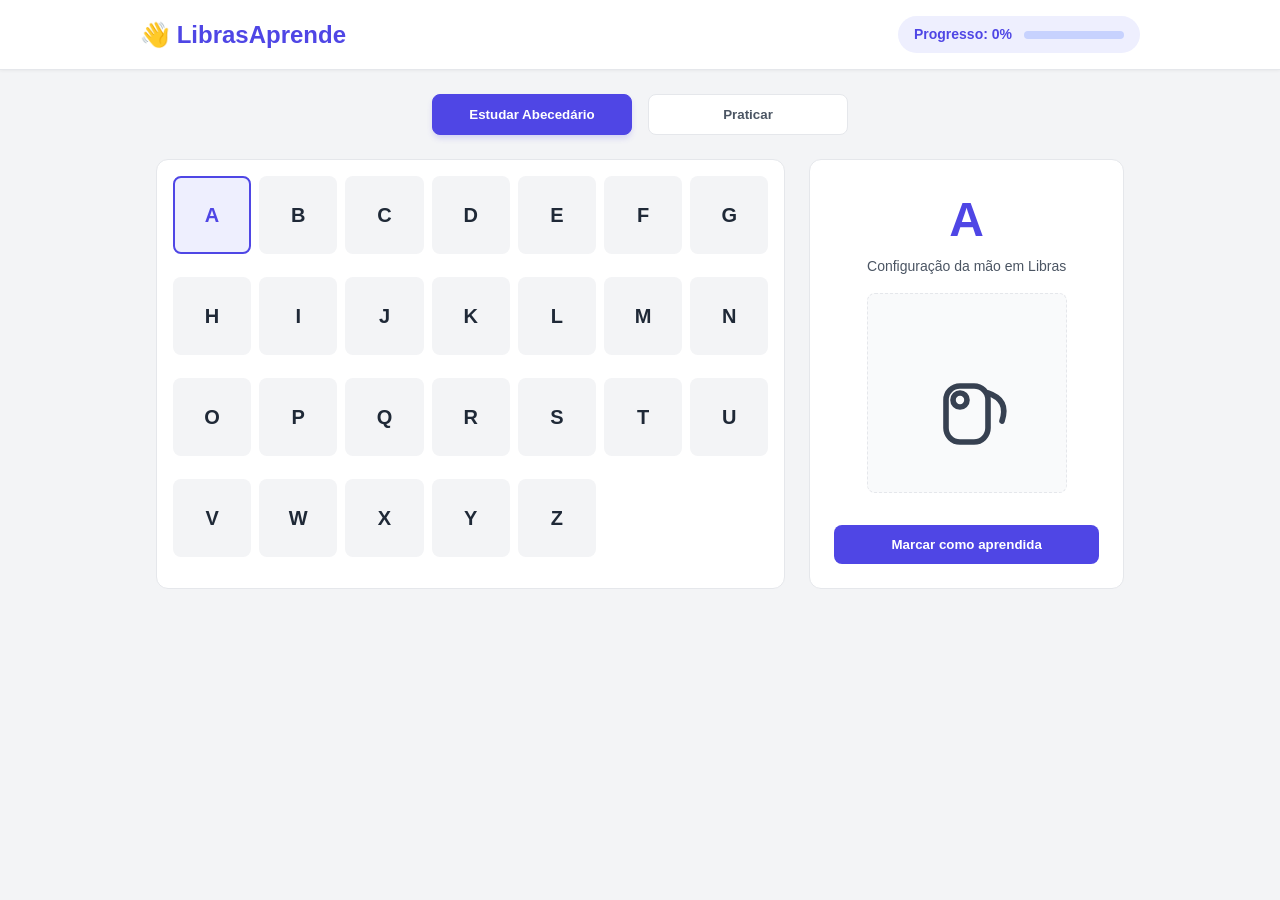
<file: index.html>
<!DOCTYPE html>
<html lang="pt-BR">
<head>
    <meta charset="UTF-8">
    <meta name="viewport" content="width=device-width, initial-scale=1.0">
    <title>LibrasAprende - Alfabeto Dactilológico</title>
    <link rel="stylesheet" href="style.css">
</head>
<body>

    <header>
        <div class="header-container">
            <h1>👋 LibrasAprende</h1>
            <div class="progress-container">
                <span>Progresso: <span id="progress-text">0%</span></span>
                <div class="progress-bar-bg">
                    <div id="progress-fill" class="progress-bar-fill"></div>
                </div>
            </div>
        </div>
    </header>

    <div class="nav-tabs">
        <button id="tab-study" class="tab-btn active" onclick="switchView('study')">Estudar Abecedário</button>
        <button id="tab-practice" class="tab-btn" onclick="switchView('practice')">Praticar</button>
    </div>

    <main>
        <!-- VISTA DE ESTUDIO -->
        <div id="view-study" class="view-panel active">
            <div class="dictionary-layout">
                <div class="abc-grid" id="abc-grid">
                    <!-- Generado dinámicamente -->
                </div>
                <div class="detail-card">
                    <h2 style="font-size: 3rem; color: var(--primary)" id="detail-letter">A</h2>
                    <p style="color: var(--text-muted); font-size: 0.875rem;">Configuração da mão em Libras</p>
                    <div class="hand-container">
                        <svg class="hand-svg" viewBox="0 0 100 100" id="hand-svg-display">
                            <!-- SVG inyectado -->
                        </svg>
                    </div>
                    <button class="action-btn" id="toggle-learned-btn" onclick="toggleLetterLearned()">Marcar como aprendida</button>
                </div>
            </div>
        </div>

        <!-- VISTA DE PRÁCTICA -->
        <div id="view-practice" class="view-panel">
            <div class="quiz-container">
                <h3>Qual é esta letra em Libras?</h3>
                <div class="hand-container" style="margin: 1.5rem auto;">
                    <svg class="hand-svg" viewBox="0 0 100 100" id="quiz-svg-display">
                        <!-- SVG inyectado -->
                    </svg>
                </div>
                <div class="feedback-message" id="quiz-feedback"></div>
                <div class="quiz-options" id="quiz-options-container">
                    <!-- Opciones generadas -->
                </div>
                <button class="action-btn" style="display:none; margin-top: 1.5rem;" id="next-quiz-btn" onclick="generateQuizQuestion()">Próxima Letra</button>
            </div>
        </div>
    </main>

    <script src="script.js"></script>
</body>
</html>
</file>
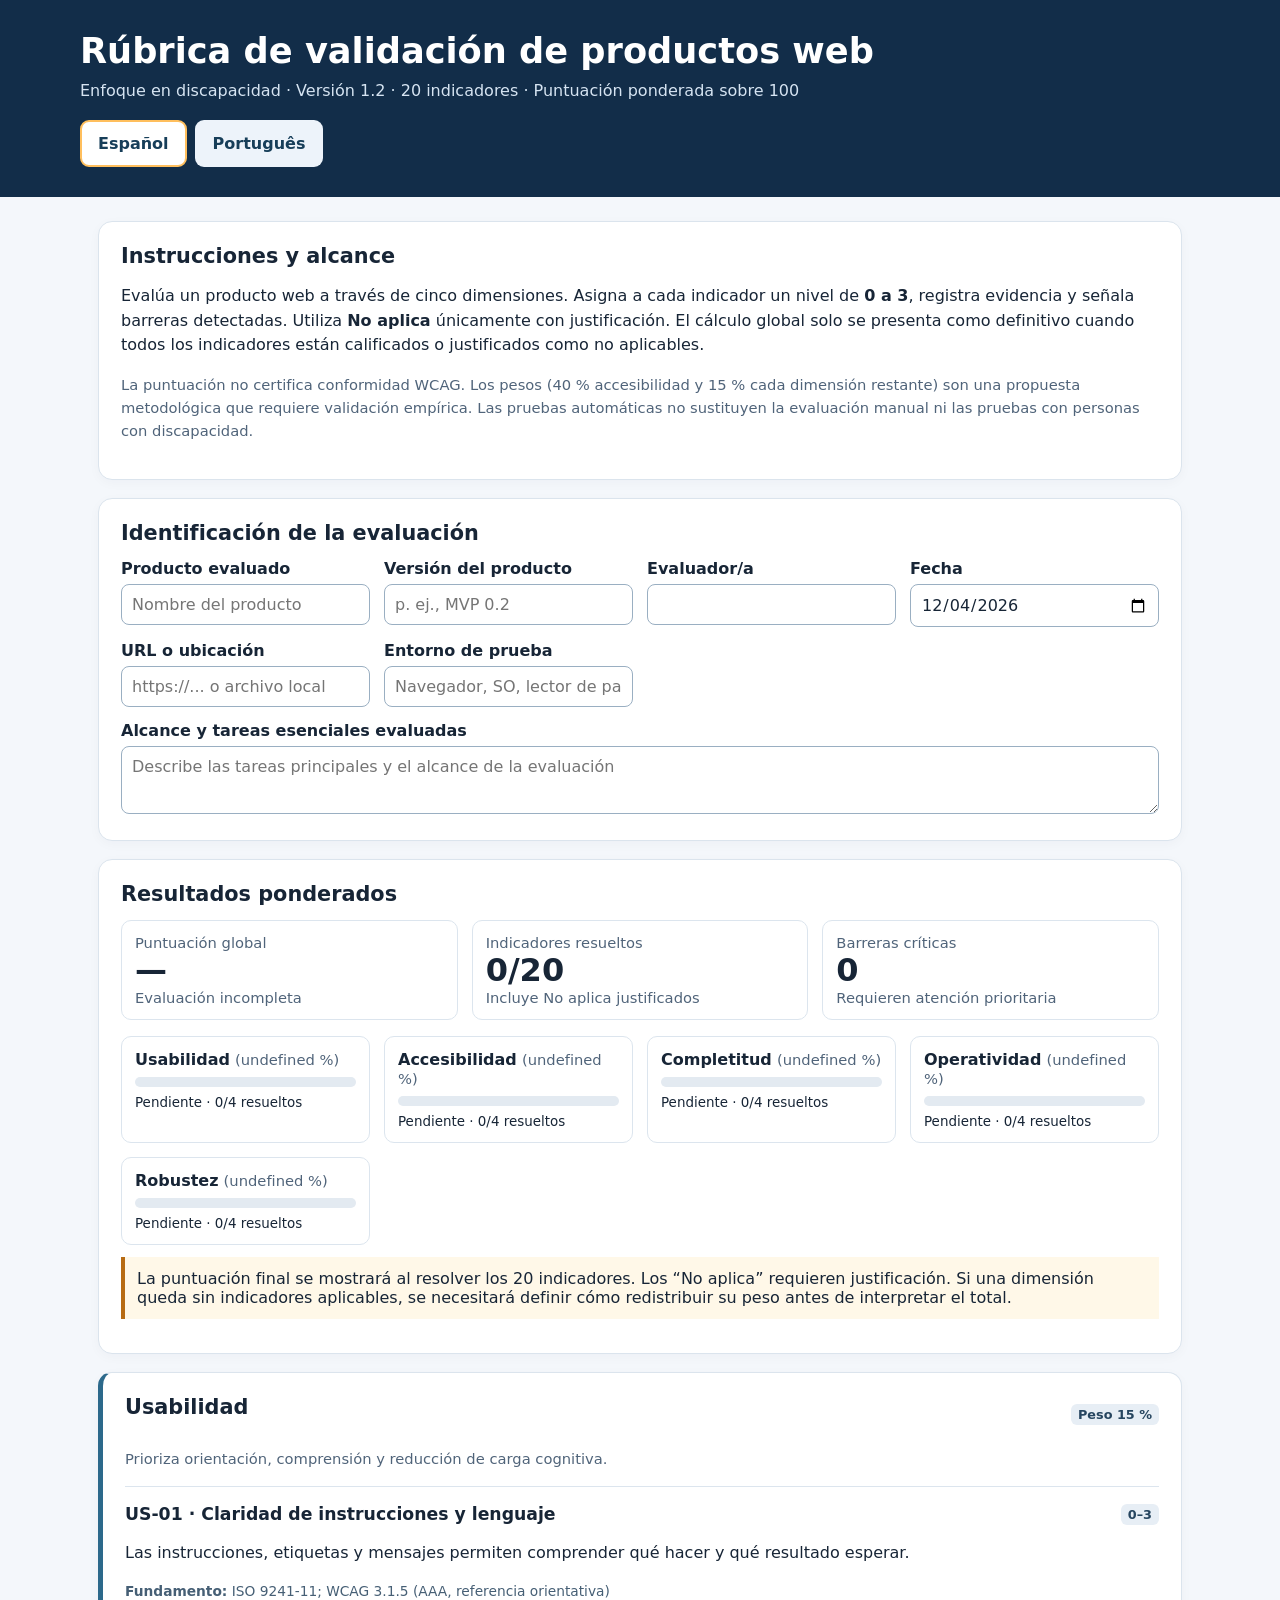
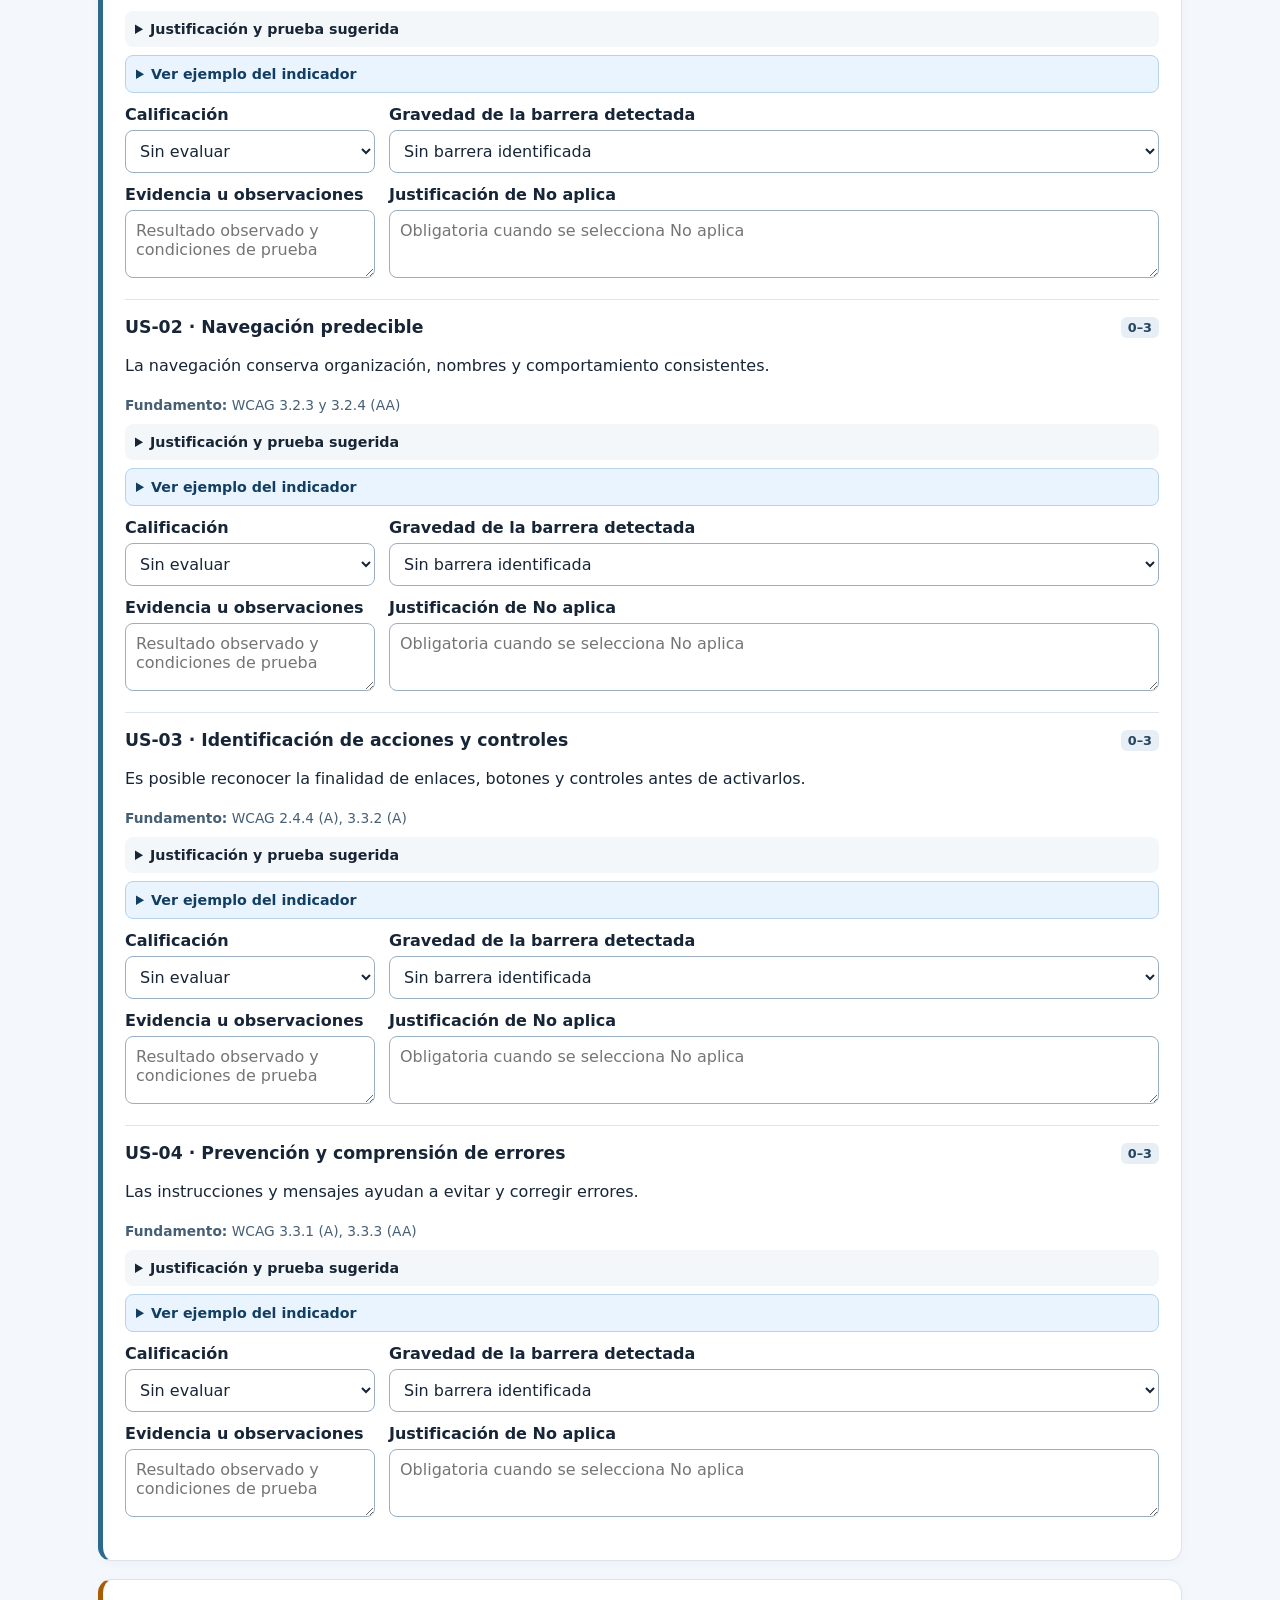
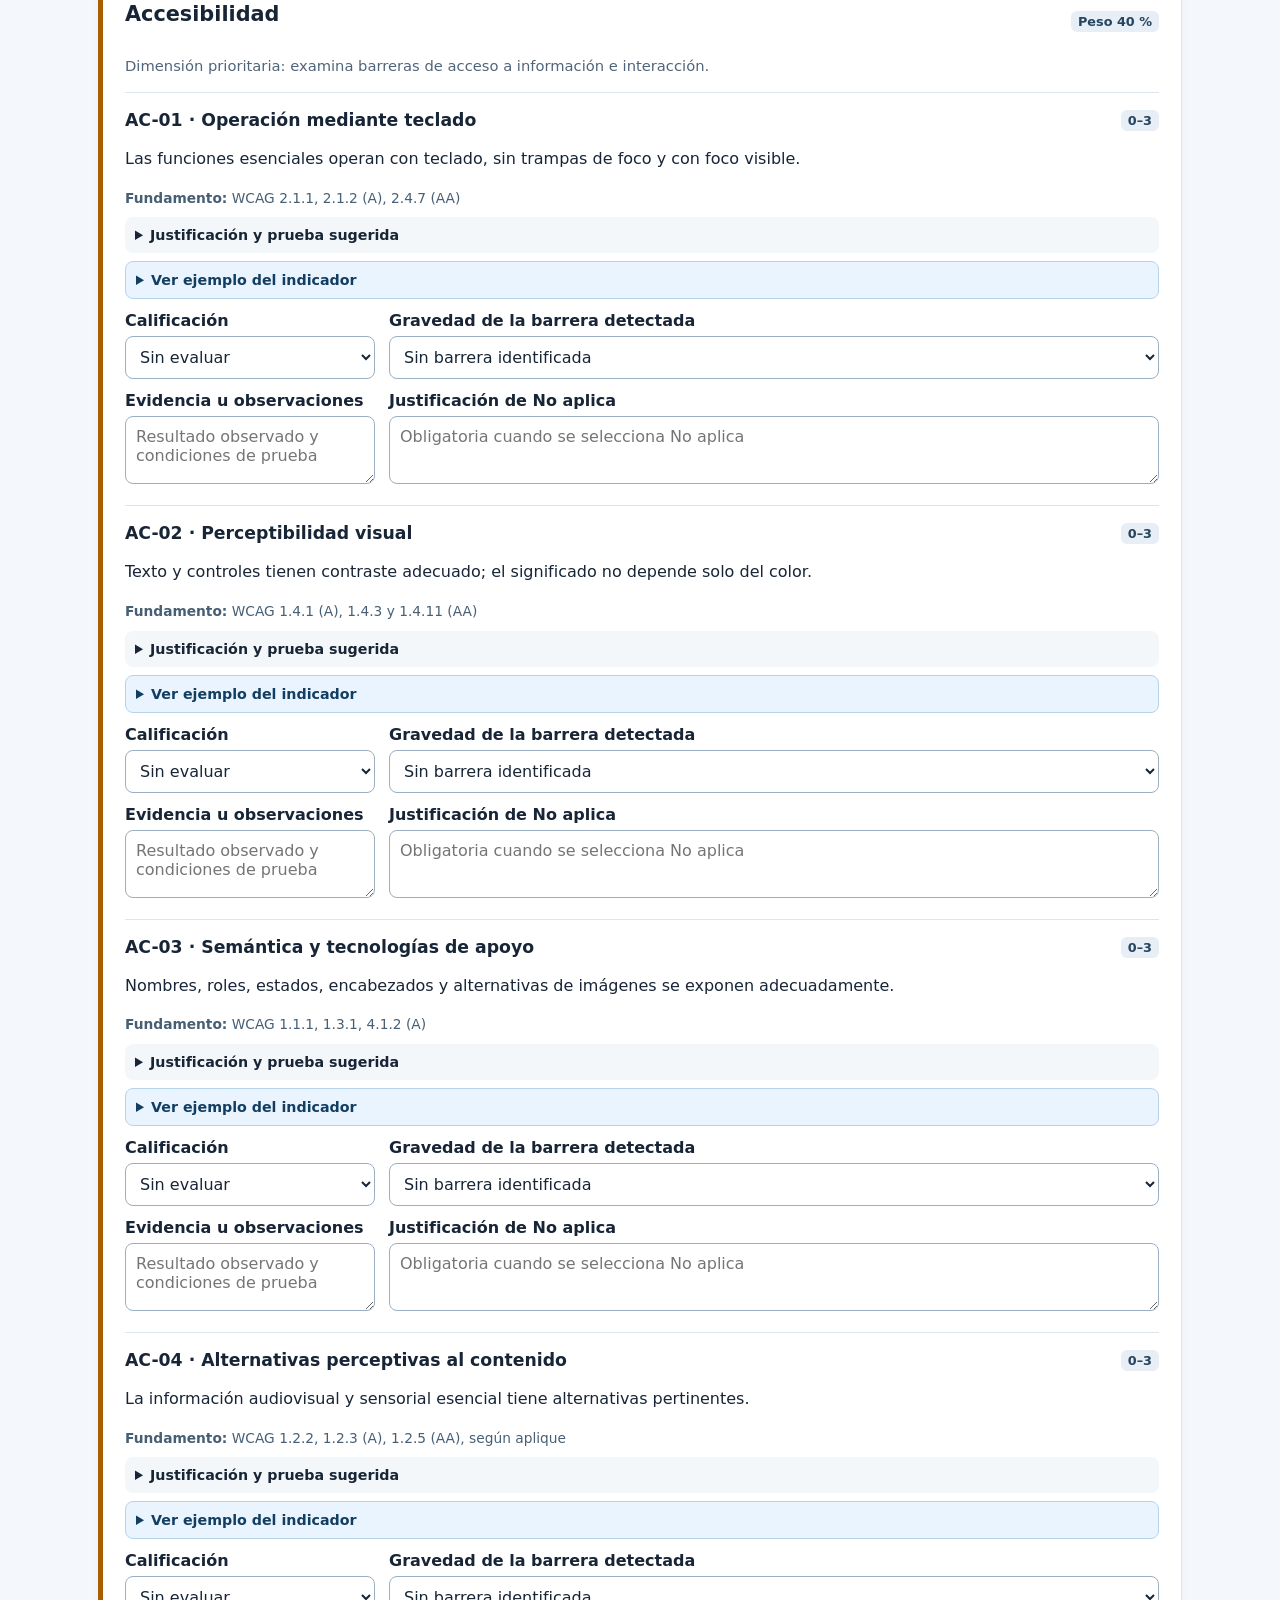
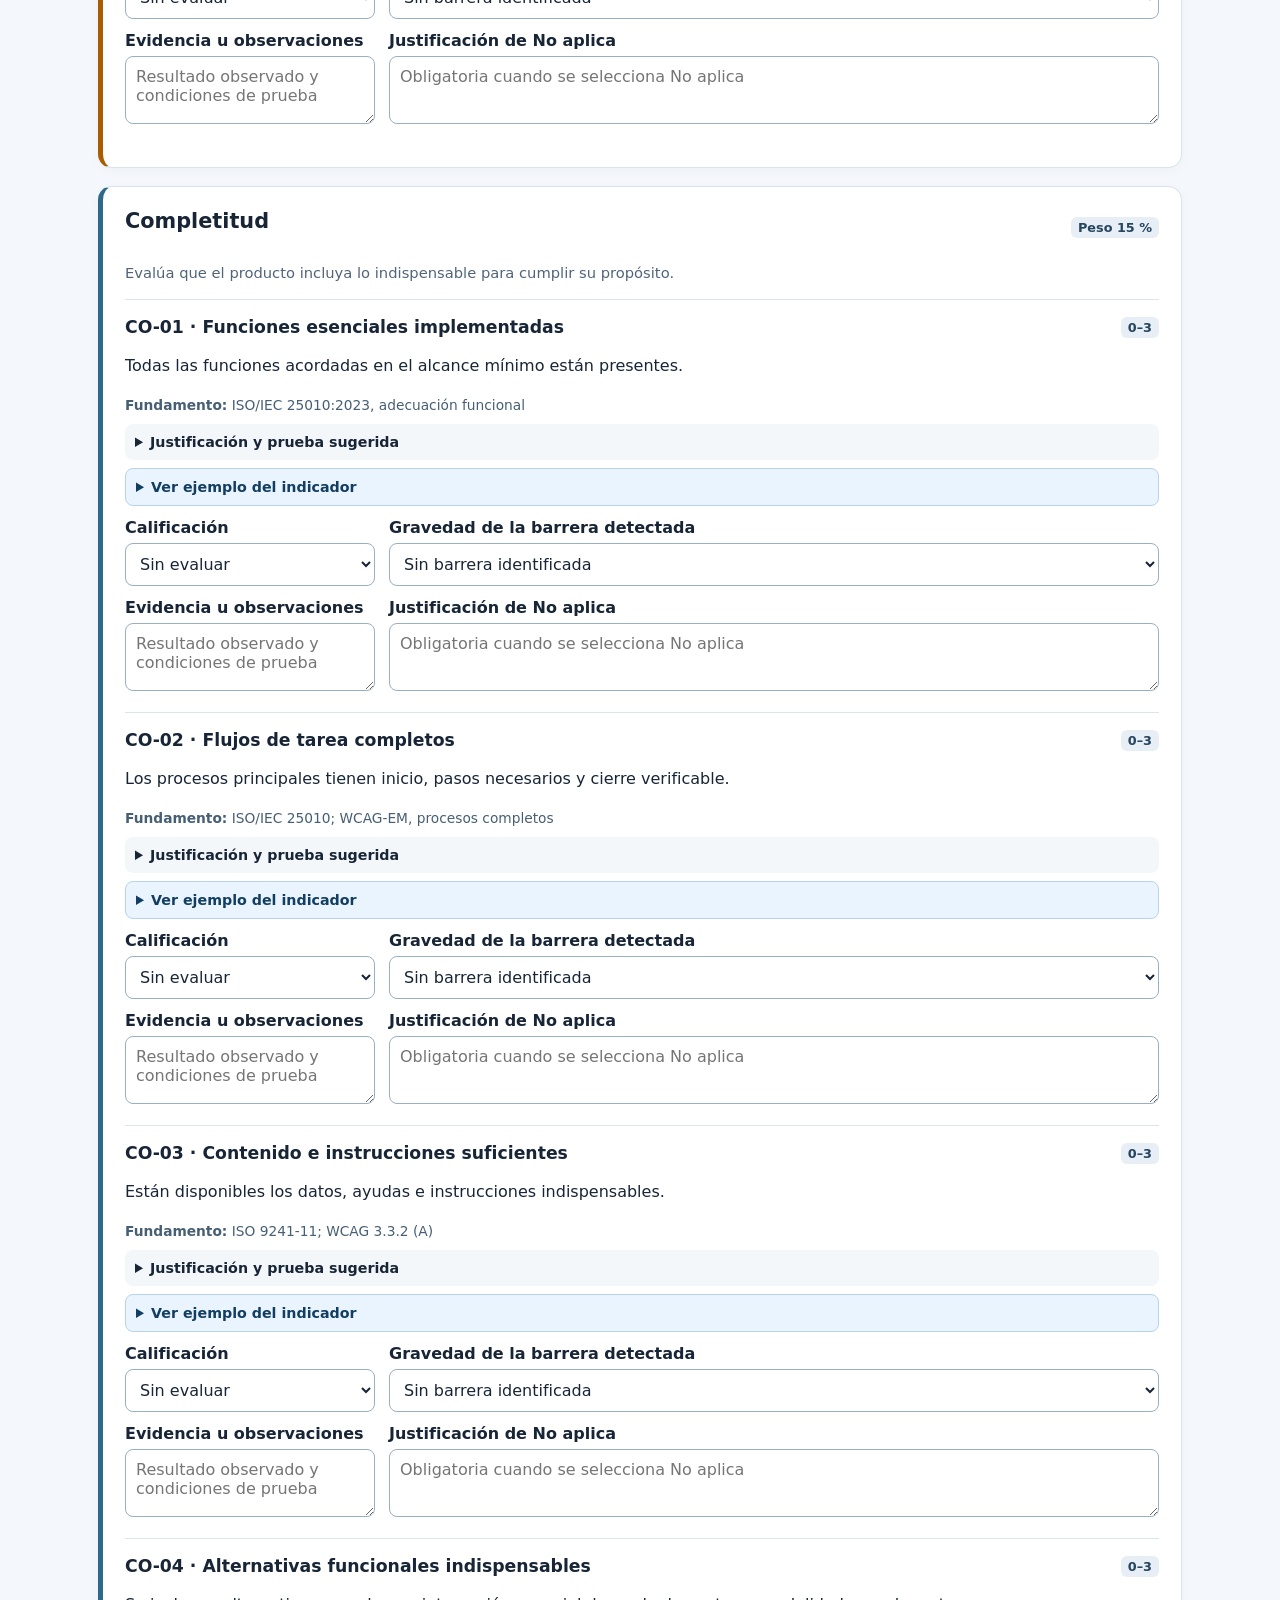
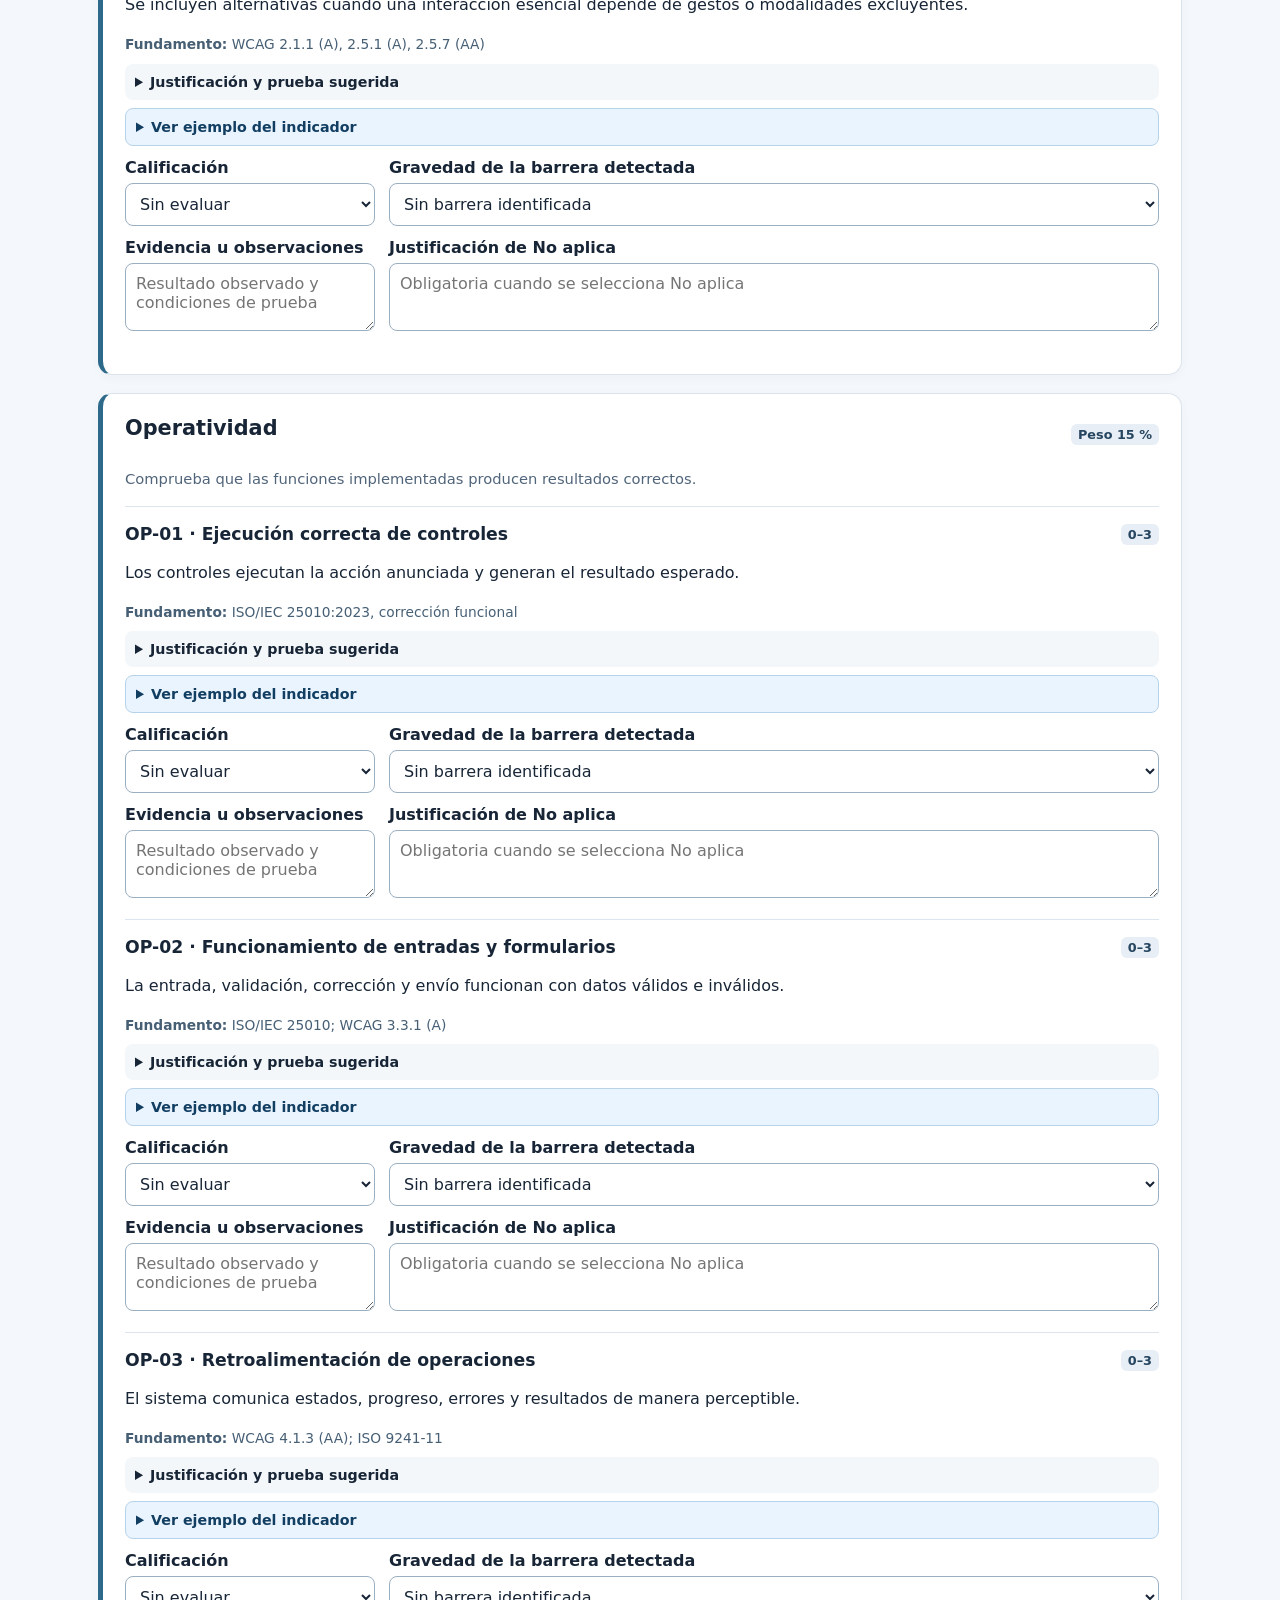
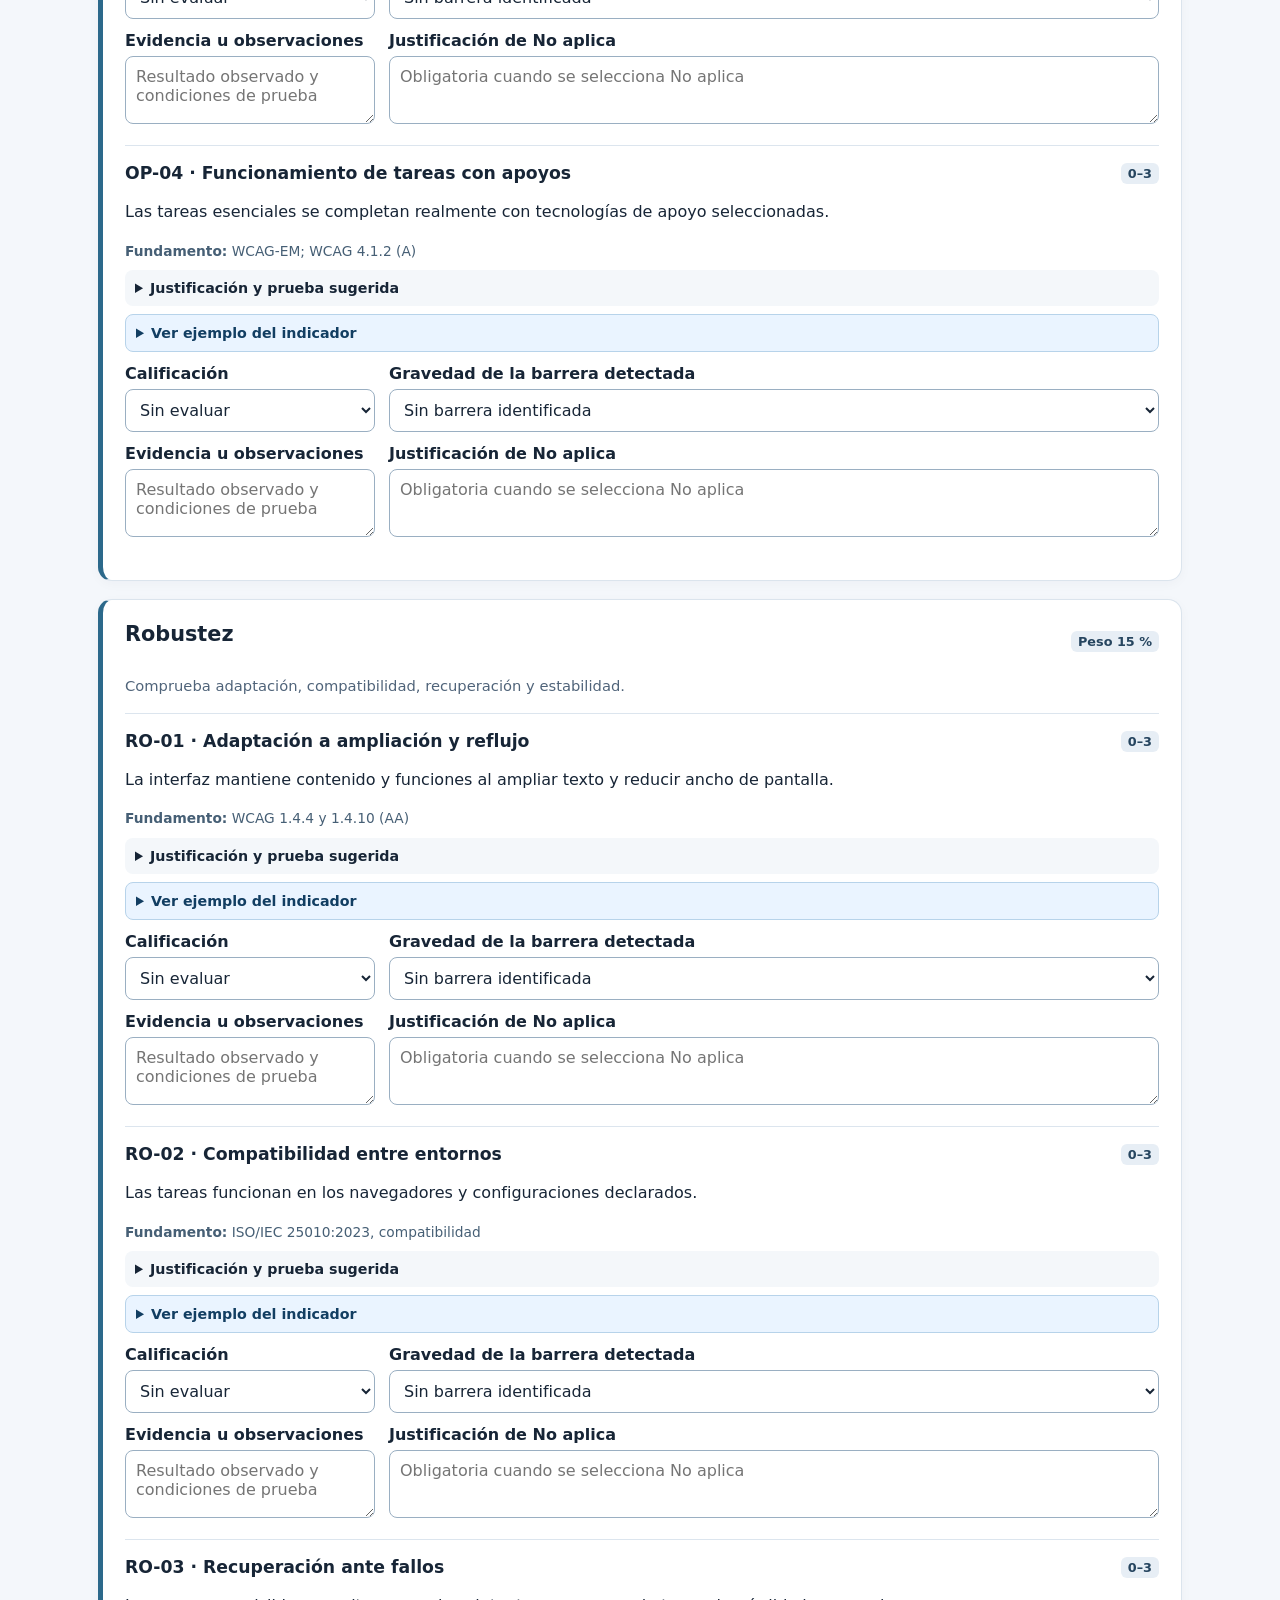
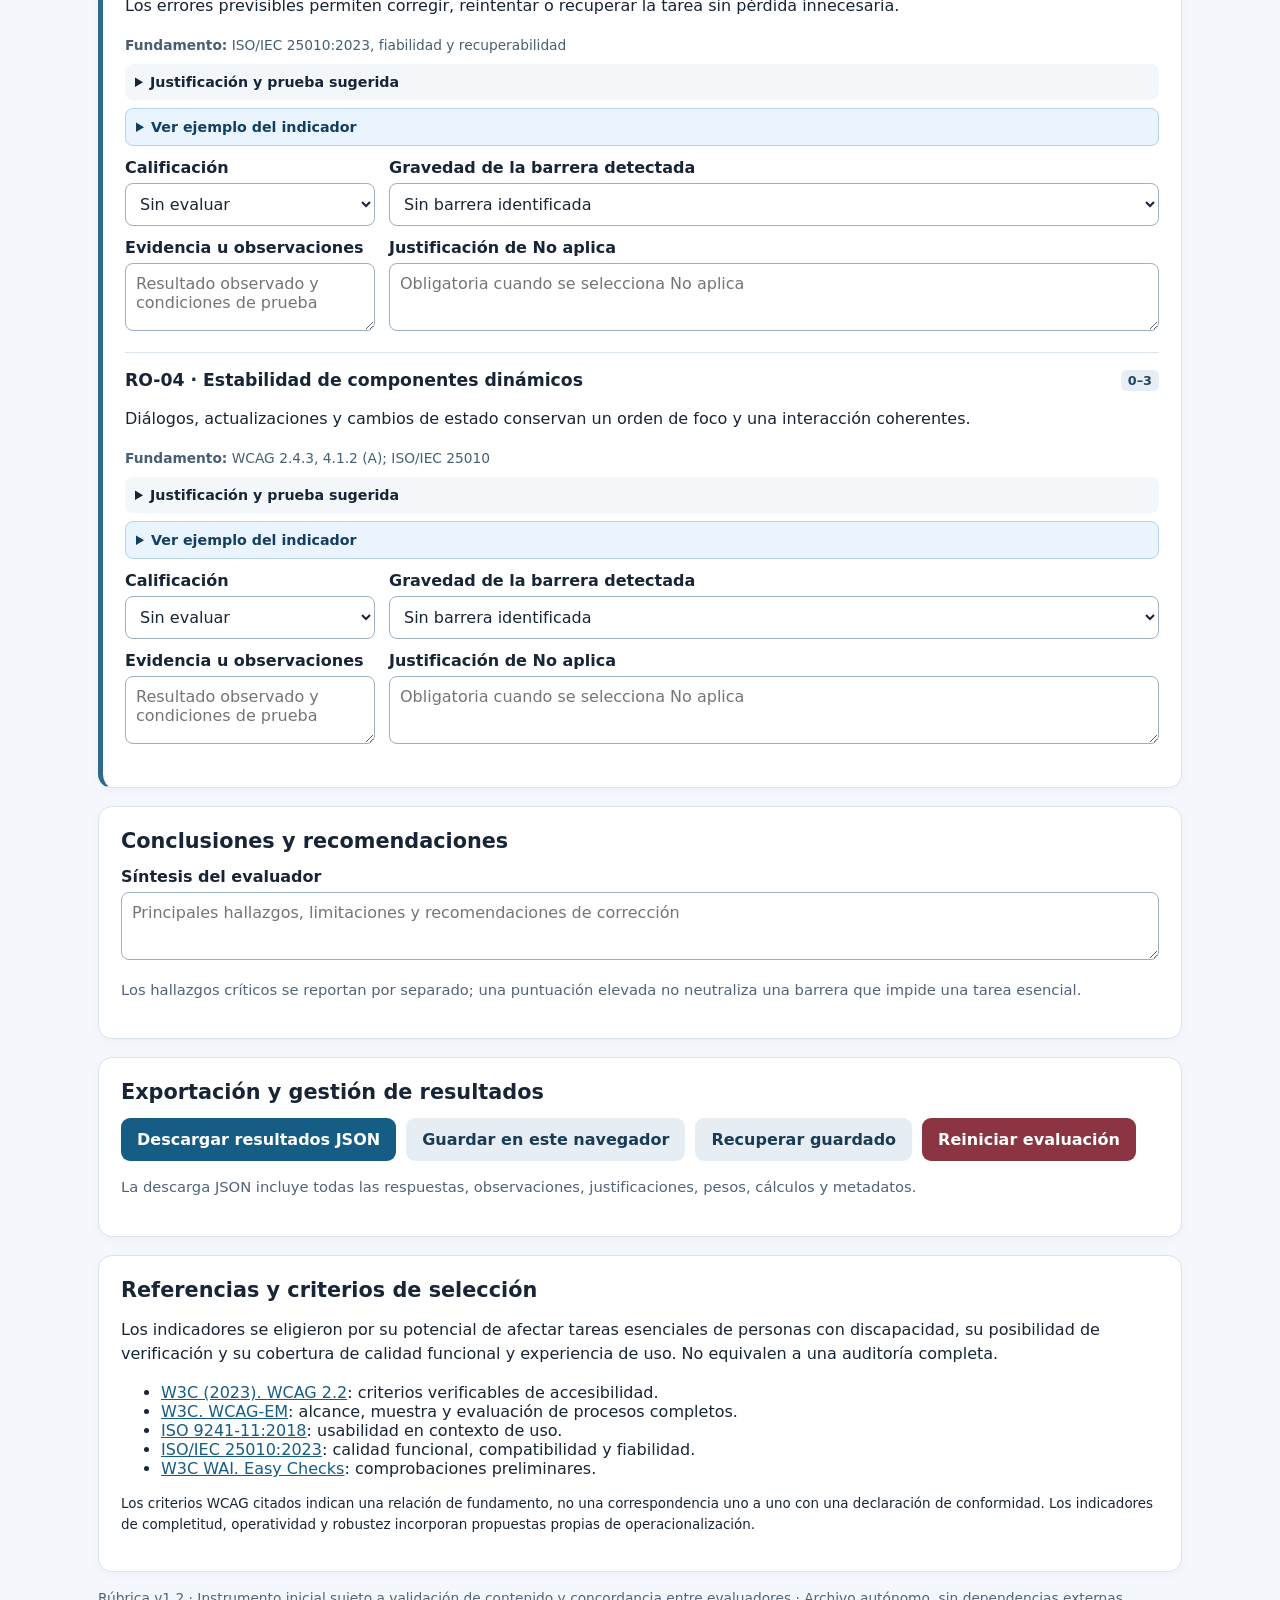
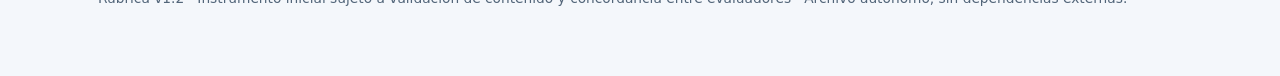
<file: evaluacion/index.html>
<!doctype html>
<html lang="es"><head><meta charset="utf-8"><meta name="viewport" content="width=device-width,initial-scale=1"><title>Rúbrica de validación web · v1.2</title><style>
:root{font-family:system-ui,-apple-system,Segoe UI,sans-serif;color:#172536;background:#f4f7fb}*{box-sizing:border-box}body{margin:0}header{background:#122d49;color:white;padding:30px max(22px,calc((100vw - 1120px)/2))}h1{font-size:clamp(1.5rem,3vw,2.2rem);margin:0 0 8px}header p{margin:0;color:#d6e4f2}main{max-width:1120px;margin:auto;padding:24px 18px 70px}.panel{background:white;border:1px solid #dbe4ed;border-radius:14px;padding:22px;margin-bottom:18px;box-shadow:0 3px 12px #122d4908}h2{font-size:1.3rem;margin:0 0 14px}h3{margin:0;font-size:1.08rem}p{line-height:1.55}.muted{color:#50647a;font-size:.92rem}.grid{display:grid;grid-template-columns:repeat(auto-fit,minmax(230px,1fr));gap:14px}label{display:block;font-weight:600;margin-bottom:6px}input,select,textarea{width:100%;padding:10px;border:1px solid #9aafc2;border-radius:8px;background:white;color:#172536;font:inherit}textarea{min-height:68px;resize:vertical}input:focus,select:focus,textarea:focus,button:focus-visible{outline:3px solid #ffbb52;outline-offset:2px}.score{font-size:2rem;font-weight:750}.metric{border:1px solid #dce5ee;border-radius:10px;padding:13px}.bar{height:10px;background:#e3eaf1;border-radius:8px;overflow:hidden;margin:8px 0}.fill{height:100%;background:#196b9d;width:0;transition:width .2s}.dimension{border-left:5px solid #2c698b}.dimension.access{border-left-color:#aa5c00}.dim-head{display:flex;align-items:center;justify-content:space-between;gap:14px;flex-wrap:wrap}.indicator{border-top:1px solid #dce5ee;padding:17px 0}.indicator:first-of-type{margin-top:10px}.indicator-head{display:flex;justify-content:space-between;gap:8px;flex-wrap:wrap}.tag{font-size:.8rem;border-radius:6px;padding:3px 7px;background:#e7eef5;color:#26455f;font-weight:700}.reference{font-size:.86rem;color:#465f75;margin:7px 0}.two{display:grid;grid-template-columns:minmax(180px,250px) 1fr;gap:14px;margin-top:12px}.criteria{background:#f4f7fa;border-radius:8px;padding:10px;margin-top:8px;font-size:.89rem}.criteria summary{cursor:pointer;font-weight:650}.criteria p{margin:7px 0}.actions{display:flex;flex-wrap:wrap;gap:10px}button{border:0;border-radius:9px;padding:12px 16px;background:#165d86;color:white;font:inherit;font-weight:650;cursor:pointer}button.secondary{background:#e6edf3;color:#193b55}button.danger{background:#8b3542}button:hover{filter:brightness(.95)}.warning{border-left:4px solid #b76b13;background:#fff8e8;padding:12px;margin:12px 0}.success{border-left:4px solid #237b57;background:#e9f7ef;padding:12px;margin:12px 0}.small{font-size:.84rem}a{color:#165d86}footer{font-size:.86rem;color:#526579}fieldset{border:0;padding:0;margin:0}legend{font-weight:700;margin-bottom:12px}@media(max-width:680px){.two{grid-template-columns:1fr}.panel{padding:15px}header{padding:24px 18px}}@media print{button,.actions{display:none!important}body{background:white}.panel{box-shadow:none;break-inside:avoid}header{color:black;background:white}}
 .language-switch{display:flex;gap:8px;margin-top:16px}.language-switch button{background:#edf3fa;color:#173e59;border:2px solid transparent}.language-switch button[aria-pressed="true"]{border-color:#ffbf5d;background:#fff}.example-help{background:#eaf4ff;border:1px solid #b7d3ea}.example-help summary{color:#123e62}.example-help p{margin:10px 0 2px}.language-switch button:focus-visible,summary:focus-visible{outline:3px solid #ffbb52;outline-offset:3px} @media print{.language-switch{display:none}} </style></head><body><header><h1>Rúbrica de validación de productos web</h1><p>Enfoque en discapacidad · Versión 1.2 · 20 indicadores · Puntuación ponderada sobre 100</p><nav class="language-switch" aria-label="Idioma / Idioma"><button type="button" id="lang-es" aria-pressed="true" lang="es">Español</button><button type="button" id="lang-pt" aria-pressed="false" lang="pt-BR">Português</button></nav></header><main>
<section class="panel" aria-labelledby="intro"><h2 id="intro">Instrucciones y alcance</h2><p>Evalúa un producto web a través de cinco dimensiones. Asigna a cada indicador un nivel de <strong>0 a 3</strong>, registra evidencia y señala barreras detectadas. Utiliza <strong>No aplica</strong> únicamente con justificación. El cálculo global solo se presenta como definitivo cuando todos los indicadores están calificados o justificados como no aplicables.</p><p class="muted">La puntuación no certifica conformidad WCAG. Los pesos (40 % accesibilidad y 15 % cada dimensión restante) son una propuesta metodológica que requiere validación empírica. Las pruebas automáticas no sustituyen la evaluación manual ni las pruebas con personas con discapacidad.</p></section>
<section class="panel"><h2>Identificación de la evaluación</h2><div class="grid"><div><label for="product">Producto evaluado</label><input id="product" placeholder="Nombre del producto"></div><div><label for="version">Versión del producto</label><input id="version" placeholder="p. ej., MVP 0.2"></div><div><label for="evaluator">Evaluador/a</label><input id="evaluator"></div><div><label for="date">Fecha</label><input id="date" type="date"></div><div><label for="url">URL o ubicación</label><input id="url" placeholder="https://... o archivo local"></div><div><label for="environment">Entorno de prueba</label><input id="environment" placeholder="Navegador, SO, lector de pantalla..."></div></div><div style="margin-top:14px"><label for="scope">Alcance y tareas esenciales evaluadas</label><textarea id="scope" placeholder="Describe las tareas principales y el alcance de la evaluación"></textarea></div></section>
<section class="panel" aria-live="polite" aria-atomic="true"><h2>Resultados ponderados</h2><div class="grid"><div class="metric"><div class="muted">Puntuación global</div><div class="score" id="global">—</div><div class="muted" id="status">Pendiente de evaluación</div></div><div class="metric"><div class="muted">Indicadores resueltos</div><div class="score" id="progress">0/20</div><div class="muted">Incluye No aplica justificados</div></div><div class="metric"><div class="muted">Barreras críticas</div><div class="score" id="critical">0</div><div class="muted">Requieren atención prioritaria</div></div></div><div id="dim-results" class="grid" style="margin-top:16px"></div><div id="message" class="warning">La calificación global aparecerá cuando se complete la evaluación.</div></section>
<div id="rubric"></div>
<section class="panel"><h2>Conclusiones y recomendaciones</h2><label for="conclusions">Síntesis del evaluador</label><textarea id="conclusions" placeholder="Principales hallazgos, limitaciones y recomendaciones de corrección"></textarea><p class="muted">Los hallazgos críticos se reportan por separado; una puntuación elevada no neutraliza una barrera que impide una tarea esencial.</p></section>
<section class="panel"><h2>Exportación y gestión de resultados</h2><div class="actions"><button id="export">Descargar resultados JSON</button><button id="save" class="secondary">Guardar en este navegador</button><button id="load" class="secondary">Recuperar guardado</button><button id="reset" class="danger">Reiniciar evaluación</button></div><p id="action-status" role="status" class="muted">La descarga JSON incluye todas las respuestas, observaciones, justificaciones, pesos, cálculos y metadatos.</p></section>
<section class="panel"><h2>Referencias y criterios de selección</h2><p>Los indicadores se eligieron por su potencial de afectar tareas esenciales de personas con discapacidad, su posibilidad de verificación y su cobertura de calidad funcional y experiencia de uso. No equivalen a una auditoría completa.</p><ul><li><a href="https://www.w3.org/TR/WCAG22/">W3C (2023). WCAG 2.2</a>: criterios verificables de accesibilidad.</li><li><a href="https://www.w3.org/TR/WCAG-EM/">W3C. WCAG-EM</a>: alcance, muestra y evaluación de procesos completos.</li><li><a href="https://www.iso.org/standard/63500.html">ISO 9241-11:2018</a>: usabilidad en contexto de uso.</li><li><a href="https://www.iso.org/standard/78176.html">ISO/IEC 25010:2023</a>: calidad funcional, compatibilidad y fiabilidad.</li><li><a href="https://www.w3.org/WAI/test-evaluate/preliminary/">W3C WAI. Easy Checks</a>: comprobaciones preliminares.</li></ul><p class="small">Los criterios WCAG citados indican una relación de fundamento, no una correspondencia uno a uno con una declaración de conformidad. Los indicadores de completitud, operatividad y robustez incorporan propuestas propias de operacionalización.</p></section>
<footer>Rúbrica v1.2 · Instrumento inicial sujeto a validación de contenido y concordancia entre evaluadores · Archivo autónomo, sin dependencias externas.</footer></main>
<script>
'use strict';
const dimensions=[
{id:'US',name:'Usabilidad',weight:15,why:'Prioriza orientación, comprensión y reducción de carga cognitiva.',items:[
['US-01','Claridad de instrucciones y lenguaje','Las instrucciones, etiquetas y mensajes permiten comprender qué hacer y qué resultado esperar.','ISO 9241-11; WCAG 3.1.5 (AAA, referencia orientativa)','Las instrucciones ambiguas elevan la carga cognitiva y pueden limitar la autonomía.','Leer instrucciones y solicitar a un usuario que explique qué debe hacer.'],
['US-02','Navegación predecible','La navegación conserva organización, nombres y comportamiento consistentes.','WCAG 3.2.3 y 3.2.4 (AA)','La consistencia facilita orientación, aprendizaje y uso secuencial.','Recorrer al menos tres pantallas y comparar menús y controles repetidos.'],
['US-03','Identificación de acciones y controles','Es posible reconocer la finalidad de enlaces, botones y controles antes de activarlos.','WCAG 2.4.4 (A), 3.3.2 (A)','Los controles ambiguos aumentan errores y dificultan interacción cognitiva y por voz.','Revisar textos de enlaces, etiquetas y acciones sin ejecutarlas.'],
['US-04','Prevención y comprensión de errores','Las instrucciones y mensajes ayudan a evitar y corregir errores.','WCAG 3.3.1 (A), 3.3.3 (AA)','La corrección comprensible reduce abandono de tareas y dependencia de ayuda.','Introducir datos inválidos y evaluar claridad de los mensajes.']]},
{id:'AC',name:'Accesibilidad',weight:40,why:'Dimensión prioritaria: examina barreras de acceso a información e interacción.',items:[
['AC-01','Operación mediante teclado','Las funciones esenciales operan con teclado, sin trampas de foco y con foco visible.','WCAG 2.1.1, 2.1.2 (A), 2.4.7 (AA)','Permite operar sin ratón mediante teclado y dispositivos equivalentes.','Completar tareas con Tab, Shift+Tab, Enter, Espacio y flechas.'],
['AC-02','Perceptibilidad visual','Texto y controles tienen contraste adecuado; el significado no depende solo del color.','WCAG 1.4.1 (A), 1.4.3 y 1.4.11 (AA)','Reduce barreras para baja visión y dificultades de discriminación cromática.','Medir contraste y comprobar estados sin depender de color.'],
['AC-03','Semántica y tecnologías de apoyo','Nombres, roles, estados, encabezados y alternativas de imágenes se exponen adecuadamente.','WCAG 1.1.1, 1.3.1, 4.1.2 (A)','Permite interpretar y operar contenido mediante lectores de pantalla.','Inspeccionar árbol de accesibilidad y recorrer con lector de pantalla.'],
['AC-04','Alternativas perceptivas al contenido','La información audiovisual y sensorial esencial tiene alternativas pertinentes.','WCAG 1.2.2, 1.2.3 (A), 1.2.5 (AA), según aplique','Evita exclusión cuando el contenido depende exclusivamente de visión u oído.','Revisar subtítulos, audiodescripción o alternativas equivalentes según contenido.']]},
{id:'CO',name:'Completitud',weight:15,why:'Evalúa que el producto incluya lo indispensable para cumplir su propósito.',items:[
['CO-01','Funciones esenciales implementadas','Todas las funciones acordadas en el alcance mínimo están presentes.','ISO/IEC 25010:2023, adecuación funcional','Una función ausente impide alcanzar el objetivo aunque la interfaz sea accesible.','Contrastar producto con requisitos y lista de funciones mínimas.'],
['CO-02','Flujos de tarea completos','Los procesos principales tienen inicio, pasos necesarios y cierre verificable.','ISO/IEC 25010; WCAG-EM, procesos completos','Una pantalla aislada no garantiza poder concluir una actividad.','Ejecutar cada tarea esencial de principio a fin.'],
['CO-03','Contenido e instrucciones suficientes','Están disponibles los datos, ayudas e instrucciones indispensables.','ISO 9241-11; WCAG 3.3.2 (A)','La falta de información puede bloquear tareas incluso si los controles funcionan.','Identificar información requerida para cada tarea y comprobar su presencia.'],
['CO-04','Alternativas funcionales indispensables','Se incluyen alternativas cuando una interacción esencial depende de gestos o modalidades excluyentes.','WCAG 2.1.1 (A), 2.5.1 (A), 2.5.7 (AA)','La ausencia de alternativas puede excluir a usuarios con limitaciones motrices.','Revisar gestos complejos, arrastre y métodos alternativos de interacción.']]},
{id:'OP',name:'Operatividad',weight:15,why:'Comprueba que las funciones implementadas producen resultados correctos.',items:[
['OP-01','Ejecución correcta de controles','Los controles ejecutan la acción anunciada y generan el resultado esperado.','ISO/IEC 25010:2023, corrección funcional','Controles presentes pero defectuosos impiden la tarea.','Activar controles y comparar resultado con comportamiento esperado.'],
['OP-02','Funcionamiento de entradas y formularios','La entrada, validación, corrección y envío funcionan con datos válidos e inválidos.','ISO/IEC 25010; WCAG 3.3.1 (A)','Fallos de captura o validación pueden bloquear trámites y actividades.','Probar entradas válidas, inválidas y correcciones.'],
['OP-03','Retroalimentación de operaciones','El sistema comunica estados, progreso, errores y resultados de manera perceptible.','WCAG 4.1.3 (AA); ISO 9241-11','Sin retroalimentación, los usuarios pueden desconocer el resultado de sus acciones.','Ejecutar acciones y verificar mensajes visuales y anunciados.'],
['OP-04','Funcionamiento de tareas con apoyos','Las tareas esenciales se completan realmente con tecnologías de apoyo seleccionadas.','WCAG-EM; WCAG 4.1.2 (A)','La accesibilidad de controles aislados no garantiza un proceso funcional completo.','Completar una tarea con teclado y lector de pantalla.']]},
{id:'RO',name:'Robustez',weight:15,why:'Comprueba adaptación, compatibilidad, recuperación y estabilidad.',items:[
['RO-01','Adaptación a ampliación y reflujo','La interfaz mantiene contenido y funciones al ampliar texto y reducir ancho de pantalla.','WCAG 1.4.4 y 1.4.10 (AA)','La pérdida de contenido por zoom excluye especialmente a personas con baja visión.','Probar texto al 200 % y reflujo a anchura equivalente a 320 CSS px.'],
['RO-02','Compatibilidad entre entornos','Las tareas funcionan en los navegadores y configuraciones declarados.','ISO/IEC 25010:2023, compatibilidad','Tecnologías de apoyo pueden depender de entornos específicos.','Repetir tareas esenciales en dos configuraciones definidas.'],
['RO-03','Recuperación ante fallos','Los errores previsibles permiten corregir, reintentar o recuperar la tarea sin pérdida innecesaria.','ISO/IEC 25010:2023, fiabilidad y recuperabilidad','Repetir tareas puede imponer cargas motrices y cognitivas elevadas.','Provocar errores recuperables y comprobar continuidad y conservación de datos.'],
['RO-04','Estabilidad de componentes dinámicos','Diálogos, actualizaciones y cambios de estado conservan un orden de foco y una interacción coherentes.','WCAG 2.4.3, 4.1.2 (A); ISO/IEC 25010','La pérdida inesperada de foco desorienta y puede bloquear a usuarios de apoyos.','Abrir/cerrar diálogos, actualizar contenido y observar foco y anuncios.']]}];
const examplesES={"US-01": "Un formulario indica «Escribe tu correo en formato nombre@dominio.com» en vez de mostrar solamente «Entrada inválida».", "US-02": "El menú «Inicio · Actividades · Ayuda» mantiene el mismo orden y los mismos nombres en todas las páginas.", "US-03": "Un botón dice «Enviar respuesta» en lugar de mostrar únicamente un icono sin etiqueta o la palabra «Clic».", "US-04": "Si se deja vacío un campo obligatorio, la página identifica el campo y explica cómo corregirlo.", "AC-01": "Una persona puede abrir el menú, elegir una opción y enviar el formulario utilizando solamente el teclado.", "AC-02": "Un error se identifica con icono y texto «Error», no únicamente con un borde rojo; el texto tiene contraste suficiente.", "AC-03": "Un botón con icono de lupa se anuncia como «Buscar, botón» mediante un lector de pantalla.", "AC-04": "Un video explicativo hablado incluye subtítulos sincronizados; las imágenes informativas tienen texto alternativo.", "CO-01": "Si los requisitos incluyen crear y consultar actividades, ambas funciones están disponibles.", "CO-02": "La persona puede elegir una actividad, responder y visualizar una confirmación de finalización.", "CO-03": "Una actividad indica su objetivo, materiales necesarios, tiempo estimado y cómo enviar la respuesta.", "CO-04": "Una actividad de arrastrar tarjetas también permite seleccionarlas y moverlas mediante botones o teclado.", "OP-01": "Al pulsar «Guardar», el registro se guarda realmente y aparece en la lista correspondiente.", "OP-02": "Un formulario rechaza un correo mal escrito, permite corregirlo y envía correctamente los datos válidos.", "OP-03": "Tras enviar una respuesta, aparece «Enviado correctamente» y el lector de pantalla anuncia el mensaje.", "OP-04": "Una persona con lector de pantalla puede completar, revisar y enviar una inscripción hasta recibir confirmación.", "RO-01": "Con zoom del 200 %, los botones siguen visibles y no hay pérdida de texto ni superposiciones que impidan usarlos.", "RO-02": "La misma tarea se completa en Firefox con NVDA y en Chrome mediante navegación por teclado.", "RO-03": "Si falla la conexión al enviar un formulario, los datos introducidos permanecen para intentar nuevamente.", "RO-04": "Al abrir un diálogo, el foco entra en él; al cerrarlo, regresa al botón que lo abrió."};
const rubric=document.getElementById('rubric');
const descriptions={0:'No cumple: barrera o fallo impide la condición evaluada.',1:'Bajo: cumple solo en casos aislados o presenta fallos importantes.',2:'Parcial: cumple en la mayoría de casos, pero quedan deficiencias.',3:'Completo: cumple en todos los casos aplicables examinados.'};
for(const d of dimensions){const sec=document.createElement('section');sec.className='panel dimension '+(d.id==='AC'?'access':'');sec.innerHTML=`<div class="dim-head"><h2>${d.name}</h2><span class="tag">Peso ${d.weight} %</span></div><p class="muted">${d.why}</p>`;for(const i of d.items){const [id,name,desc,ref,why,test]=i;const el=document.createElement('article');el.className='indicator';el.innerHTML=`<div class="indicator-head"><h3>${id} · ${name}</h3><span class="tag">0–3</span></div><p>${desc}</p><p class="reference"><strong>Fundamento:</strong> ${ref}</p><details class="criteria"><summary>Justificación y prueba sugerida</summary><p><strong>Por qué se incluye:</strong> ${why}</p><p><strong>Cómo comprobarlo:</strong> ${test}</p><p><strong>Escala:</strong> ${Object.entries(descriptions).map(([k,v])=>k+' = '+v).join(' ')}</p></details><div class="two"><div><label for="score-${id}">Calificación</label><select id="score-${id}" data-id="${id}" data-field="score"><option value="">Sin evaluar</option><option value="0">0 — No cumple</option><option value="1">1 — Bajo</option><option value="2">2 — Parcial</option><option value="3">3 — Completo</option><option value="na">No aplica (justificar)</option></select></div><div><label for="severity-${id}">Gravedad de la barrera detectada</label><select id="severity-${id}" data-id="${id}" data-field="severity"><option value="none">Sin barrera identificada</option><option value="low">Baja</option><option value="medium">Media</option><option value="high">Alta</option><option value="critical">Crítica — impide tarea esencial</option></select></div></div><div class="two"><div><label for="evidence-${id}">Evidencia u observaciones</label><textarea id="evidence-${id}" data-id="${id}" data-field="evidence" placeholder="Resultado observado y condiciones de prueba"></textarea></div><div><label for="reason-${id}">Justificación de No aplica</label><textarea id="reason-${id}" data-id="${id}" data-field="reason" placeholder="Obligatoria cuando se selecciona No aplica"></textarea></div></div>`;const ex=document.createElement('details');ex.className='criteria example-help';ex.innerHTML=`<summary>Ver ejemplo del indicador</summary><p>${examplesES[id]}</p>`;const criteria=el.querySelector('details.criteria');criteria.insertAdjacentElement('afterend',ex);sec.appendChild(el)}rubric.appendChild(sec)}
const ids=['product','version','evaluator','date','url','environment','scope','conclusions'];document.getElementById('date').value=new Date().toLocaleDateString('en-CA');
function collect(){const meta={};for(const id of ids)meta[id]=document.getElementById(id).value;const results=[];const summaries=[];let resolved=0,critical=0,weighted=0;for(const d of dimensions){let sum=0,n=0,done=0;const items=[];for(const i of d.items){const id=i[0],score=document.getElementById('score-'+id).value,reason=document.getElementById('reason-'+id).value.trim(),evidence=document.getElementById('evidence-'+id).value,severity=document.getElementById('severity-'+id).value;const validNA=score==='na'&&!!reason;const validScore=['0','1','2','3'].includes(score);if(validNA||validScore){done++;resolved++}if(score!=='na'){n++;if(validScore)sum+=Number(score)}if(severity==='critical')critical++;items.push({id,title:i[1],score:validScore?Number(score):score||null,applicable:score!=='na',no_aplica_justificacion:reason,evidence,severity,completed:validNA||validScore})}const complete=done===d.items.length;const percent=n?sum/(3*n)*100:null;const contribution=complete&&percent!==null?percent*d.weight/100:null;if(contribution!==null)weighted+=contribution;summaries.push({id:d.id,name:d.name,weight_percent:d.weight,completed:complete,answered:done,total:d.items.length,applicable_count:n,raw_score:sum,raw_max:3*n,normalized_percent:complete?percent:null,weighted_contribution:contribution});results.push({dimension:d.id,indicators:items})}return {meta,results,summaries,resolved,critical,complete:resolved===20,weighted}}
function update(){const x=collect();document.getElementById('progress').textContent=x.resolved+'/20';document.getElementById('critical').textContent=x.critical;document.getElementById('global').textContent=x.complete?x.weighted.toFixed(1)+'/100':'—';document.getElementById('status').textContent=x.complete?'Evaluación completa':'Evaluación incompleta';document.getElementById('dim-results').innerHTML=x.summaries.map(d=>`<div class="metric"><strong>${d.name}</strong> <span class="muted">(${d.weight} %)</span><div class="bar" aria-hidden="true"><div class="fill" style="width:${d.normalized_percent??0}%"></div></div><div class="small">${d.completed?(d.normalized_percent===null?'Sin indicadores aplicables':d.normalized_percent.toFixed(1)+' % · aporta '+d.weighted_contribution.toFixed(1)+' puntos'):'Pendiente · '+d.answered+'/'+d.total+' resueltos'}</div></div>`).join('');const msg=document.getElementById('message');msg.className=x.complete?(x.critical?'warning':'success'):'warning';msg.textContent=x.complete?(x.critical?'Evaluación completa, pero existen barreras críticas que requieren atención prioritaria.':'Evaluación completa. Revise las observaciones y la gravedad de los hallazgos antes de emitir conclusiones.'):'La puntuación final se mostrará al resolver los 20 indicadores. Los “No aplica” requieren justificación. Si una dimensión queda sin indicadores aplicables, se necesitará definir cómo redistribuir su peso antes de interpretar el total.';if(x.complete&&x.summaries.some(s=>s.normalized_percent===null)){document.getElementById('global').textContent='No calculable';msg.textContent='Una dimensión no tiene indicadores aplicables. No se calcula una puntuación global sin una regla explícita de redistribución de pesos.'}}
document.addEventListener('input',update);document.addEventListener('change',update);
function payload(){const x=collect();return {instrument:'Rúbrica de validación de productos web con enfoque en discapacidad',instrument_version:'1.2',exported_at:new Date().toISOString(),scale:{min:0,max:3,labels:descriptions},method:'Ponderación por dimensión: (suma de calificaciones / (3 × indicadores aplicables)) × peso porcentual',weights:Object.fromEntries(dimensions.map(d=>[d.id,d.weight])),metadata:x.meta,completed:x.complete,global_score_100:x.complete&&!x.summaries.some(s=>s.normalized_percent===null)?Number(x.weighted.toFixed(2)):null,critical_barriers:x.critical,dimensions:x.summaries,answers:x.results,notes:'Una puntuación elevada no equivale a conformidad WCAG y no elimina barreras críticas.'}}
document.getElementById('export').addEventListener('click',()=>{const obj=payload();const blob=new Blob([JSON.stringify(obj,null,2)],{type:'application/json;charset=utf-8'});const u=URL.createObjectURL(blob);const a=document.createElement('a');const name=(obj.metadata.product||'producto').normalize('NFD').replace(/[\u0300-\u036f]/g,'').replace(/[^a-zA-Z0-9_-]+/g,'_').slice(0,50);a.href=u;a.download=`rubrica_${name}_${obj.metadata.date||'sin_fecha'}.json`;document.body.appendChild(a);a.click();a.remove();setTimeout(()=>URL.revokeObjectURL(u),1000);document.getElementById('action-status').textContent='Se ha solicitado la descarga del archivo JSON.'});
document.getElementById('save').addEventListener('click',()=>{try{localStorage.setItem('rubrica-web-v1.1',JSON.stringify(payload()));document.getElementById('action-status').textContent='Evaluación guardada en este navegador.'}catch(e){document.getElementById('action-status').textContent='No fue posible guardar localmente. Descargue el JSON.'}});
document.getElementById('load').addEventListener('click',()=>{try{const raw=localStorage.getItem('rubrica-web-v1.1');if(!raw){document.getElementById('action-status').textContent='No existe una evaluación guardada.';return}const x=JSON.parse(raw);for(const id of ids)document.getElementById(id).value=x.metadata?.[id]??'';for(const d of x.answers??[])for(const i of d.indicators??[]){document.getElementById('score-'+i.id).value=i.score===null?'':String(i.score);document.getElementById('severity-'+i.id).value=i.severity??'none';document.getElementById('evidence-'+i.id).value=i.evidence??'';document.getElementById('reason-'+i.id).value=i.no_aplica_justificacion??''}update();document.getElementById('action-status').textContent='Evaluación recuperada.'}catch(e){document.getElementById('action-status').textContent='No fue posible recuperar la evaluación.'}});
document.getElementById('reset').addEventListener('click',()=>{if(!confirm('¿Borrar todas las respuestas actuales?'))return;for(const id of ids)document.getElementById(id).value='';document.getElementById('date').value=new Date().toLocaleDateString('en-CA');for(const d of dimensions)for(const i of d.items){document.getElementById('score-'+i[0]).value='';document.getElementById('severity-'+i[0]).value='none';document.getElementById('evidence-'+i[0]).value='';document.getElementById('reason-'+i[0]).value=''}update();document.getElementById('action-status').textContent='Formulario reiniciado. El guardado anterior, si existe, permanece disponible.'});update();
</script><script>
'use strict';
const portugueseMap={"Claridad de instrucciones y lenguaje": "Clareza das instruções e da linguagem", "Las instrucciones, etiquetas y mensajes permiten comprender qué hacer y qué resultado esperar.": "As instruções, os rótulos e as mensagens permitem compreender o que fazer e qual resultado esperar.", "Las instrucciones ambiguas elevan la carga cognitiva y pueden limitar la autonomía.": "Instruções ambíguas aumentam a carga cognitiva e podem limitar a autonomia.", "Leer instrucciones y solicitar a un usuario que explique qué debe hacer.": "Ler as instruções e pedir a uma pessoa que explique o que deve fazer.", "Navegación predecible": "Navegação previsível", "La navegación conserva organización, nombres y comportamiento consistentes.": "A navegação mantém organização, nomes e comportamentos consistentes.", "La consistencia facilita orientación, aprendizaje y uso secuencial.": "A consistência facilita a orientação, a aprendizagem e a navegação sequencial.", "Recorrer al menos tres pantallas y comparar menús y controles repetidos.": "Percorrer pelo menos três páginas e comparar menus e controles repetidos.", "Identificación de acciones y controles": "Identificação de ações e controles", "Es posible reconocer la finalidad de enlaces, botones y controles antes de activarlos.": "É possível reconhecer a finalidade de links, botões e controles antes de acioná-los.", "Los controles ambiguos aumentan errores y dificultan interacción cognitiva y por voz.": "Controles ambíguos aumentam os erros e dificultam a interação cognitiva e por voz.", "Revisar textos de enlaces, etiquetas y acciones sin ejecutarlas.": "Revisar os textos dos links, os rótulos e as ações sem executá-las.", "Prevención y comprensión de errores": "Prevenção e compreensão de erros", "Las instrucciones y mensajes ayudan a evitar y corregir errores.": "As instruções e mensagens ajudam a evitar e corrigir erros.", "La corrección comprensible reduce abandono de tareas y dependencia de ayuda.": "Uma correção compreensível reduz o abandono de tarefas e a dependência de ajuda.", "Introducir datos inválidos y evaluar claridad de los mensajes.": "Inserir dados inválidos e avaliar a clareza das mensagens.", "Operación mediante teclado": "Operação por teclado", "Las funciones esenciales operan con teclado, sin trampas de foco y con foco visible.": "As funções essenciais funcionam pelo teclado, sem armadilhas de foco e com foco visível.", "Permite operar sin ratón mediante teclado y dispositivos equivalentes.": "Permite operar sem mouse, por meio do teclado e de dispositivos equivalentes.", "Completar tareas con Tab, Shift+Tab, Enter, Espacio y flechas.": "Concluir tarefas com Tab, Shift+Tab, Enter, Espaço e setas.", "Perceptibilidad visual": "Perceptibilidade visual", "Texto y controles tienen contraste adecuado; el significado no depende solo del color.": "Textos e controles têm contraste adequado; o significado não depende apenas da cor.", "Reduce barreras para baja visión y dificultades de discriminación cromática.": "Reduz barreiras para pessoas com baixa visão e dificuldades de discriminação de cores.", "Medir contraste y comprobar estados sin depender de color.": "Medir o contraste e verificar estados sem depender exclusivamente da cor.", "Semántica y tecnologías de apoyo": "Semântica e tecnologias assistivas", "Nombres, roles, estados, encabezados y alternativas de imágenes se exponen adecuadamente.": "Nomes, funções, estados, títulos e alternativas para imagens são expostos adequadamente.", "Permite interpretar y operar contenido mediante lectores de pantalla.": "Permite interpretar e operar o conteúdo por leitores de tela.", "Inspeccionar árbol de accesibilidad y recorrer con lector de pantalla.": "Inspecionar a árvore de acessibilidade e navegar com um leitor de tela.", "Alternativas perceptivas al contenido": "Alternativas perceptíveis ao conteúdo", "La información audiovisual y sensorial esencial tiene alternativas pertinentes.": "As informações audiovisuais e sensoriais essenciais têm alternativas pertinentes.", "Evita exclusión cuando el contenido depende exclusivamente de visión u oído.": "Evita a exclusão quando o conteúdo depende exclusivamente da visão ou da audição.", "Revisar subtítulos, audiodescripción o alternativas equivalentes según contenido.": "Revisar legendas, audiodescrição ou alternativas equivalentes conforme o conteúdo.", "Funciones esenciales implementadas": "Funções essenciais implementadas", "Todas las funciones acordadas en el alcance mínimo están presentes.": "Todas as funções acordadas no escopo mínimo estão presentes.", "Una función ausente impide alcanzar el objetivo aunque la interfaz sea accesible.": "Uma função ausente impede alcançar o objetivo, mesmo que a interface seja acessível.", "Contrastar producto con requisitos y lista de funciones mínimas.": "Comparar o produto com os requisitos e a lista de funções mínimas.", "Flujos de tarea completos": "Fluxos de tarefa completos", "Los procesos principales tienen inicio, pasos necesarios y cierre verificable.": "Os processos principais têm início, etapas necessárias e conclusão verificável.", "Una pantalla aislada no garantiza poder concluir una actividad.": "Uma tela isolada não garante que seja possível concluir uma atividade.", "Ejecutar cada tarea esencial de principio a fin.": "Executar cada tarefa essencial do início ao fim.", "Contenido e instrucciones suficientes": "Conteúdo e instruções suficientes", "Están disponibles los datos, ayudas e instrucciones indispensables.": "Estão disponíveis os dados, as ajudas e as instruções indispensáveis.", "La falta de información puede bloquear tareas incluso si los controles funcionan.": "A falta de informação pode bloquear tarefas mesmo quando os controles funcionam.", "Identificar información requerida para cada tarea y comprobar su presencia.": "Identificar as informações necessárias para cada tarefa e verificar sua presença.", "Alternativas funcionales indispensables": "Alternativas funcionais indispensáveis", "Se incluyen alternativas cuando una interacción esencial depende de gestos o modalidades excluyentes.": "São oferecidas alternativas quando uma interação essencial depende de gestos ou modalidades excludentes.", "La ausencia de alternativas puede excluir a usuarios con limitaciones motrices.": "A ausência de alternativas pode excluir pessoas com limitações motoras.", "Revisar gestos complejos, arrastre y métodos alternativos de interacción.": "Revisar gestos complexos, arrastar e soltar e métodos alternativos de interação.", "Ejecución correcta de controles": "Execução correta dos controles", "Los controles ejecutan la acción anunciada y generan el resultado esperado.": "Os controles executam a ação anunciada e produzem o resultado esperado.", "Controles presentes pero defectuosos impiden la tarea.": "Controles presentes, mas defeituosos, impedem a tarefa.", "Activar controles y comparar resultado con comportamiento esperado.": "Acionar controles e comparar o resultado com o comportamento esperado.", "Funcionamiento de entradas y formularios": "Funcionamento de entradas e formulários", "La entrada, validación, corrección y envío funcionan con datos válidos e inválidos.": "Entrada, validação, correção e envio funcionam com dados válidos e inválidos.", "Fallos de captura o validación pueden bloquear trámites y actividades.": "Falhas de captura ou validação podem bloquear solicitações e atividades.", "Probar entradas válidas, inválidas y correcciones.": "Testar entradas válidas, inválidas e correções.", "Retroalimentación de operaciones": "Retorno sobre as operações", "El sistema comunica estados, progreso, errores y resultados de manera perceptible.": "O sistema comunica estados, progresso, erros e resultados de maneira perceptível.", "Sin retroalimentación, los usuarios pueden desconocer el resultado de sus acciones.": "Sem retorno, as pessoas podem desconhecer o resultado de suas ações.", "Ejecutar acciones y verificar mensajes visuales y anunciados.": "Executar ações e verificar mensagens visuais e anunciadas.", "Funcionamiento de tareas con apoyos": "Funcionamento de tarefas com apoios", "Las tareas esenciales se completan realmente con tecnologías de apoyo seleccionadas.": "As tarefas essenciais são realmente concluídas com as tecnologias assistivas selecionadas.", "La accesibilidad de controles aislados no garantiza un proceso funcional completo.": "A acessibilidade de controles isolados não garante um processo funcional completo.", "Completar una tarea con teclado y lector de pantalla.": "Concluir uma tarefa usando teclado e leitor de tela.", "Adaptación a ampliación y reflujo": "Adaptação à ampliação e ao refluxo", "La interfaz mantiene contenido y funciones al ampliar texto y reducir ancho de pantalla.": "A interface mantém conteúdo e funções ao ampliar o texto e reduzir a largura da tela.", "La pérdida de contenido por zoom excluye especialmente a personas con baja visión.": "A perda de conteúdo devido à ampliação exclui especialmente pessoas com baixa visão.", "Probar texto al 200 % y reflujo a anchura equivalente a 320 CSS px.": "Testar texto a 200% e refluxo em largura equivalente a 320 pixels CSS.", "Compatibilidad entre entornos": "Compatibilidade entre ambientes", "Las tareas funcionan en los navegadores y configuraciones declarados.": "As tarefas funcionam nos navegadores e configurações declarados.", "Tecnologías de apoyo pueden depender de entornos específicos.": "Tecnologias assistivas podem depender de ambientes específicos.", "Repetir tareas esenciales en dos configuraciones definidas.": "Repetir tarefas essenciais em duas configurações definidas.", "Recuperación ante fallos": "Recuperação após falhas", "Los errores previsibles permiten corregir, reintentar o recuperar la tarea sin pérdida innecesaria.": "Erros previsíveis permitem corrigir, tentar novamente ou recuperar a tarefa sem perda desnecessária.", "Repetir tareas puede imponer cargas motrices y cognitivas elevadas.": "Repetir tarefas pode impor elevadas cargas motoras e cognitivas.", "Provocar errores recuperables y comprobar continuidad y conservación de datos.": "Provocar erros recuperáveis e verificar a continuidade e a preservação dos dados.", "Estabilidad de componentes dinámicos": "Estabilidade de componentes dinâmicos", "Diálogos, actualizaciones y cambios de estado conservan un orden de foco y una interacción coherentes.": "Caixas de diálogo, atualizações e mudanças de estado preservam uma ordem de foco e interação coerentes.", "La pérdida inesperada de foco desorienta y puede bloquear a usuarios de apoyos.": "A perda inesperada de foco desorienta e pode bloquear pessoas que usam tecnologias assistivas.", "Abrir/cerrar diálogos, actualizar contenido y observar foco y anuncios.": "Abrir e fechar caixas de diálogo, atualizar conteúdo e observar foco e anúncios.", "Rúbrica de validación de productos web": "Rubrica de avaliação de produtos web", "Enfoque en discapacidad · Versión 1.1 · 20 indicadores · Puntuación ponderada sobre 100": "Foco nas pessoas com deficiência · Versão 1.2 · 20 indicadores · Pontuação ponderada em 100", "Instrucciones y alcance": "Instruções e escopo", "Evalúa un producto web a través de cinco dimensiones. Asigna a cada indicador un nivel de ": "Avalie um produto web em cinco dimensões. Atribua a cada indicador um nível de ", ", registra evidencia y señala barreras detectadas. Utiliza ": ", registre evidências e identifique barreiras. Utilize ", " únicamente con justificación. El cálculo global solo se presenta como definitivo cuando todos los indicadores están calificados o justificados como no aplicables.": " somente com justificativa. O resultado global só é definitivo quando todos os indicadores estão avaliados ou justificados como não aplicáveis.", "0 a 3": "0 a 3", "No aplica": "Não se aplica", "La puntuación no certifica conformidad WCAG. Los pesos (40 % accesibilidad y 15 % cada dimensión restante) son una propuesta metodológica que requiere validación empírica. Las pruebas automáticas no sustituyen la evaluación manual ni las pruebas con personas con discapacidad.": "A pontuação não certifica conformidade com as WCAG. Os pesos (40% para acessibilidade e 15% para cada uma das demais dimensões) são uma proposta metodológica que requer validação empírica. Testes automáticos não substituem a avaliação manual nem testes com pessoas com deficiência.", "Identificación de la evaluación": "Identificação da avaliação", "Producto evaluado": "Produto avaliado", "Versión del producto": "Versão do produto", "Evaluador/a": "Avaliador(a)", "Fecha": "Data", "URL o ubicación": "URL ou localização", "Entorno de prueba": "Ambiente de teste", "Alcance y tareas esenciales evaluadas": "Escopo e tarefas essenciais avaliadas", "Resultados ponderados": "Resultados ponderados", "Puntuación global": "Pontuação global", "Pendiente de evaluación": "Avaliação pendente", "Indicadores resueltos": "Indicadores concluídos", "Incluye No aplica justificados": "Inclui casos não aplicáveis justificados", "Barreras críticas": "Barreiras críticas", "Requieren atención prioritaria": "Exigem atenção prioritária", "La calificación global aparecerá cuando se complete la evaluación.": "A pontuação global aparecerá quando a avaliação estiver concluída.", "Conclusiones y recomendaciones": "Conclusões e recomendações", "Síntesis del evaluador": "Síntese da avaliação", "Los hallazgos críticos se reportan por separado; una puntuación elevada no neutraliza una barrera que impide una tarea esencial.": "Os achados críticos são relatados separadamente; uma pontuação alta não elimina uma barreira que impede uma tarefa essencial.", "Exportación y gestión de resultados": "Exportação e gestão de resultados", "Descargar resultados JSON": "Baixar resultados JSON", "Guardar en este navegador": "Salvar neste navegador", "Recuperar guardado": "Recuperar avaliação salva", "Reiniciar evaluación": "Reiniciar avaliação", "La descarga JSON incluye todas las respuestas, observaciones, justificaciones, pesos, cálculos y metadatos.": "O arquivo JSON inclui todas as respostas, observações, justificativas, pesos, cálculos e metadados.", "Referencias y criterios de selección": "Referências e critérios de seleção", "Los indicadores se eligieron por su potencial de afectar tareas esenciales de personas con discapacidad, su posibilidad de verificación y su cobertura de calidad funcional y experiencia de uso. No equivalen a una auditoría completa.": "Os indicadores foram escolhidos por seu potencial de afetar tarefas essenciais de pessoas com deficiência, pela possibilidade de verificação e pela cobertura da qualidade funcional e da experiência de uso. Não equivalem a uma auditoria completa.", ": criterios verificables de accesibilidad.": ": critérios verificáveis de acessibilidade.", ": alcance, muestra y evaluación de procesos completos.": ": escopo, amostragem e avaliação de processos completos.", ": usabilidad en contexto de uso.": ": usabilidade no contexto de uso.", ": calidad funcional, compatibilidad y fiabilidad.": ": qualidade funcional, compatibilidade e confiabilidade.", ": comprobaciones preliminares.": ": verificações preliminares.", "Los criterios WCAG citados indican una relación de fundamento, no una correspondencia uno a uno con una declaración de conformidad. Los indicadores de completitud, operatividad y robustez incorporan propuestas propias de operacionalización.": "Os critérios WCAG citados indicam uma relação de fundamentação, não uma correspondência direta com uma declaração de conformidade. Os indicadores de completude, operacionalidade e robustez incorporam propostas próprias de operacionalização.", "Rúbrica v1.1 · Instrumento inicial sujeto a validación de contenido y concordancia entre evaluadores · Archivo autónomo, sin dependencias externas.": "Rubrica v1.2 · Instrumento inicial sujeito à validação de conteúdo e concordância entre avaliadores · Arquivo autônomo, sem dependências externas.", "Usabilidad": "Usabilidade", "Accesibilidad": "Acessibilidade", "Completitud": "Completude", "Operatividad": "Operacionalidade", "Robustez": "Robustez", "Prioriza orientación, comprensión y reducción de carga cognitiva.": "Prioriza orientação, compreensão e redução da carga cognitiva.", "Dimensión prioritaria: examina barreras de acceso a información e interacción.": "Dimensão prioritária: examina barreiras de acesso à informação e à interação.", "Evalúa que el producto incluya lo indispensable para cumplir su propósito.": "Avalia se o produto inclui o indispensável para cumprir sua finalidade.", "Comprueba que las funciones implementadas producen resultados correctos.": "Verifica se as funções implementadas produzem resultados corretos.", "Comprueba adaptación, compatibilidad, recuperación y estabilidad.": "Verifica adaptação, compatibilidade, recuperação e estabilidade.", "Ver ejemplo del indicador": "Ver exemplo do indicador", "Fundamento:": "Fundamentação:", "Justificación y prueba sugerida": "Justificativa e teste sugerido", "Por qué se incluye:": "Por que foi incluído:", "Cómo comprobarlo:": "Como verificar:", "Escala:": "Escala:", "Calificación": "Pontuação", "Gravedad de la barrera detectada": "Gravidade da barreira identificada", "Evidencia u observaciones": "Evidências ou observações", "Justificación de No aplica": "Justificativa para Não se aplica", "Sin evaluar": "Não avaliado", "No cumple": "Não atende", "Bajo": "Baixo", "Parcial": "Parcial", "Completo": "Completo", "No aplica (justificar)": "Não se aplica (justificar)", "Sin barrera identificada": "Nenhuma barreira identificada", "Baja": "Baixa", "Media": "Média", "Alta": "Alta", "Crítica — impide tarea esencial": "Crítica — impede tarefa essencial", "No cumple: barrera o fallo impide la condición evaluada.": "Não atende: uma barreira ou falha impede a condição avaliada.", "Bajo: cumple solo en casos aislados o presenta fallos importantes.": "Baixo: atende apenas em casos isolados ou apresenta falhas importantes.", "Parcial: cumple en la mayoría de casos, pero quedan deficiencias.": "Parcial: atende na maioria dos casos, mas ainda há deficiências.", "Completo: cumple en todos los casos aplicables examinados.": "Completo: atende em todos os casos aplicáveis examinados.", "Evaluación completa": "Avaliação concluída", "Evaluación incompleta": "Avaliação incompleta", "No calculable": "Não calculável", "Sin indicadores aplicables": "Sem indicadores aplicáveis", "Pendiente": "Pendente", "La puntuación final se mostrará al resolver los 20 indicadores. Los “No aplica” requieren justificación. Si una dimensión queda sin indicadores aplicables, se necesitará definir cómo redistribuir su peso antes de interpretar el total.": "A pontuação final será exibida após a conclusão dos 20 indicadores. Os casos “Não se aplica” exigem justificativa. Se uma dimensão não tiver indicadores aplicáveis, será necessário definir como redistribuir seu peso antes de interpretar o total.", "Evaluación completa, pero existen barreras críticas que requieren atención prioritaria.": "Avaliação concluída, mas existem barreiras críticas que exigem atenção prioritária.", "Evaluación completa. Revise las observaciones y la gravedad de los hallazgos antes de emitir conclusiones.": "Avaliação concluída. Revise as observações e a gravidade dos achados antes de emitir conclusões.", "Una dimensión no tiene indicadores aplicables. No se calcula una puntuación global sin una regla explícita de redistribución de pesos.": "Uma dimensão não tem indicadores aplicáveis. Não é calculada uma pontuação global sem uma regra explícita de redistribuição dos pesos.", "Se ha solicitado la descarga del archivo JSON.": "O download do arquivo JSON foi solicitado.", "Evaluación guardada en este navegador.": "Avaliação salva neste navegador.", "No fue posible guardar localmente. Descargue el JSON.": "Não foi possível salvar localmente. Baixe o JSON.", "No existe una evaluación guardada.": "Não existe avaliação salva.", "Evaluación recuperada.": "Avaliação recuperada.", "No fue posible recuperar la evaluación.": "Não foi possível recuperar a avaliação.", "Formulario reiniciado. El guardado anterior, si existe, permanece disponible.": "Formulário reiniciado. A avaliação salva anteriormente, se existir, continua disponível.", "¿Borrar todas las respuestas actuales?": "Apagar todas as respostas atuais?", "Peso ": "Peso ", "puntos": "pontos", "resueltos": "concluídos", "aporta ": "contribui com ", "Enfoque en discapacidad · Versión 1.2 · 20 indicadores · Puntuación ponderada sobre 100": "Foco nas pessoas com deficiência · Versão 1.2 · 20 indicadores · Pontuação ponderada em 100", "Rúbrica v1.2 · Instrumento inicial sujeto a validación de contenido y concordancia entre evaluadores · Archivo autónomo, sin dependencias externas.": "Rubrica v1.2 · Instrumento inicial sujeito à validação de conteúdo e concordância entre avaliadores · Arquivo autônomo, sem dependências externas."};
const portuguesePlaceholders={"Nombre del producto": "Nome do produto", "p. ej., MVP 0.2": "por exemplo, MVP 0.2", "https://... o archivo local": "https://... ou arquivo local", "Navegador, SO, lector de pantalla...": "Navegador, sistema operacional, leitor de tela...", "Describe las tareas principales y el alcance de la evaluación": "Descreva as tarefas principais e o escopo da avaliação", "Principales hallazgos, limitaciones y recomendaciones de corrección": "Principais achados, limitações e recomendações de correção", "Resultado observado y condiciones de prueba": "Resultado observado e condições de teste", "Obligatoria cuando se selecciona No aplica": "Obrigatória quando se seleciona Não se aplica"};
const portugueseExamples={"US-01": "Um formulário informa “Informe seu e-mail no formato nome@dominio.com” em vez de apenas “Entrada inválida”.", "US-02": "O menu “Início · Atividades · Ajuda” mantém a mesma ordem e os mesmos nomes em todas as páginas.", "US-03": "Um botão exibe “Enviar resposta” em vez de apenas um ícone sem rótulo ou a palavra “Clique”.", "US-04": "Se um campo obrigatório ficar vazio, a página identifica o campo e explica como corrigi-lo.", "AC-01": "Uma pessoa consegue abrir o menu, escolher uma opção e enviar o formulário usando apenas o teclado.", "AC-02": "Um erro aparece com ícone e texto “Erro”, não somente com uma borda vermelha; o texto apresenta contraste suficiente.", "AC-03": "Um botão com ícone de lupa é anunciado como “Pesquisar, botão” pelo leitor de tela.", "AC-04": "Um vídeo explicativo com fala apresenta legendas sincronizadas; imagens informativas têm texto alternativo adequado.", "CO-01": "Se o requisito prevê criar e consultar atividades, ambas as funções existem no produto.", "CO-02": "A pessoa consegue selecionar uma atividade, responder e visualizar a confirmação de conclusão.", "CO-03": "Uma atividade informa objetivo, materiais necessários, tempo previsto e como enviar a resposta.", "CO-04": "Uma atividade de arrastar cartões também permite selecioná-los e movê-los por botões ou teclado.", "OP-01": "Ao pressionar “Salvar”, o registro é realmente salvo e aparece na lista correspondente.", "OP-02": "Um formulário rejeita um e-mail malformado, permite corrigi-lo e envia os dados válidos.", "OP-03": "Após enviar uma resposta, aparece “Enviado com sucesso” e a mensagem é anunciada ao leitor de tela.", "OP-04": "Uma pessoa usando leitor de tela consegue preencher, revisar e enviar uma inscrição até a confirmação.", "RO-01": "Com zoom de 200%, os botões continuam visíveis e não há perda de texto nem sobreposição que impeça o uso.", "RO-02": "A mesma tarefa pode ser concluída no Firefox com NVDA e no Chrome com navegação por teclado.", "RO-03": "Se uma conexão falhar ao enviar um formulário, os dados digitados permanecem disponíveis para nova tentativa.", "RO-04": "Ao abrir uma caixa de diálogo, o foco entra nela; ao fechá-la, retorna ao botão que a abriu."};
let selectedLanguage='es';
const originalText=new WeakMap();
const originalPlaceholder=new WeakMap();
function translateText(raw,lang){
 if(lang==='es')return raw;
 if(Object.prototype.hasOwnProperty.call(portugueseMap,raw))return portugueseMap[raw];
 if(raw.startsWith('0 = No cumple:')){let v=raw;for(const [es,pt] of Object.entries(portugueseMap)){if(es.includes(':')&&['No cumple:','Bajo:','Parcial:','Completo:'].some(prefix=>es.startsWith(prefix)))v=v.replace(es,pt)}return v;}
 let value=raw;
 // Preserve whitespace and replace short dynamic fragments without changing scores.
 value=value.replace(/^(\s*)Peso (\d+ %)(\s*)$/, '$1Peso $2$3')
 .replace(/^(\s*)Pendiente · (\d+\/\d+) resueltos(\s*)$/, '$1Pendente · $2 concluídos$3')
 .replace(/^(\s*)([\d.]+) % · aporta ([\d.]+) puntos(\s*)$/, '$1$2 % · contribui com $3 pontos$4');
 return value;
}
function applyLanguage(lang){
 selectedLanguage=lang;document.documentElement.lang=lang==='pt'?'pt-BR':'es';
 document.title=lang==='pt'?'Rubrica de avaliação web · v1.2':'Rúbrica de validación web · v1.2';
 const walker=document.createTreeWalker(document.body,NodeFilter.SHOW_TEXT);
 const nodes=[];while(walker.nextNode())nodes.push(walker.currentNode);
 for(const node of nodes){if(node.parentElement?.closest('.language-switch'))continue;
  if(!originalText.has(node))originalText.set(node,node.nodeValue);
  const base=originalText.get(node);const trim=base.trim();
  if(!trim)continue;
  const translated=translateText(trim,lang);
  node.nodeValue=base.replace(trim,translated);
 }
 for(const input of document.querySelectorAll('[placeholder]')){
  if(!originalPlaceholder.has(input))originalPlaceholder.set(input,input.getAttribute('placeholder'));
  const base=originalPlaceholder.get(input);
  input.setAttribute('placeholder',lang==='pt'?(portuguesePlaceholders[base]||base):base);
 }
 for(const d of document.querySelectorAll('.example-help')){
  const id=d.closest('.indicator')?.querySelector('select[data-field="score"]')?.dataset.id;
  if(!id)continue;
  const p=d.querySelector('p');p.textContent=lang==='pt'?portugueseExamples[id]:examplesES[id];
 }
 for(const b of ['es','pt'])document.getElementById('lang-'+b).setAttribute('aria-pressed',String(b===lang));
}
document.getElementById('lang-es').addEventListener('click',()=>applyLanguage('es'));
document.getElementById('lang-pt').addEventListener('click',()=>applyLanguage('pt'));
// Reapply translations after the original calculator redraws its results.
for(const event of ['input','change'])document.addEventListener(event,()=>{if(selectedLanguage==='pt')applyLanguage('pt')});
for(const id of ['save','load','reset','export'])document.getElementById(id).addEventListener('click',()=>{if(selectedLanguage==='pt')applyLanguage('pt')});
</script></body></html>
</file>
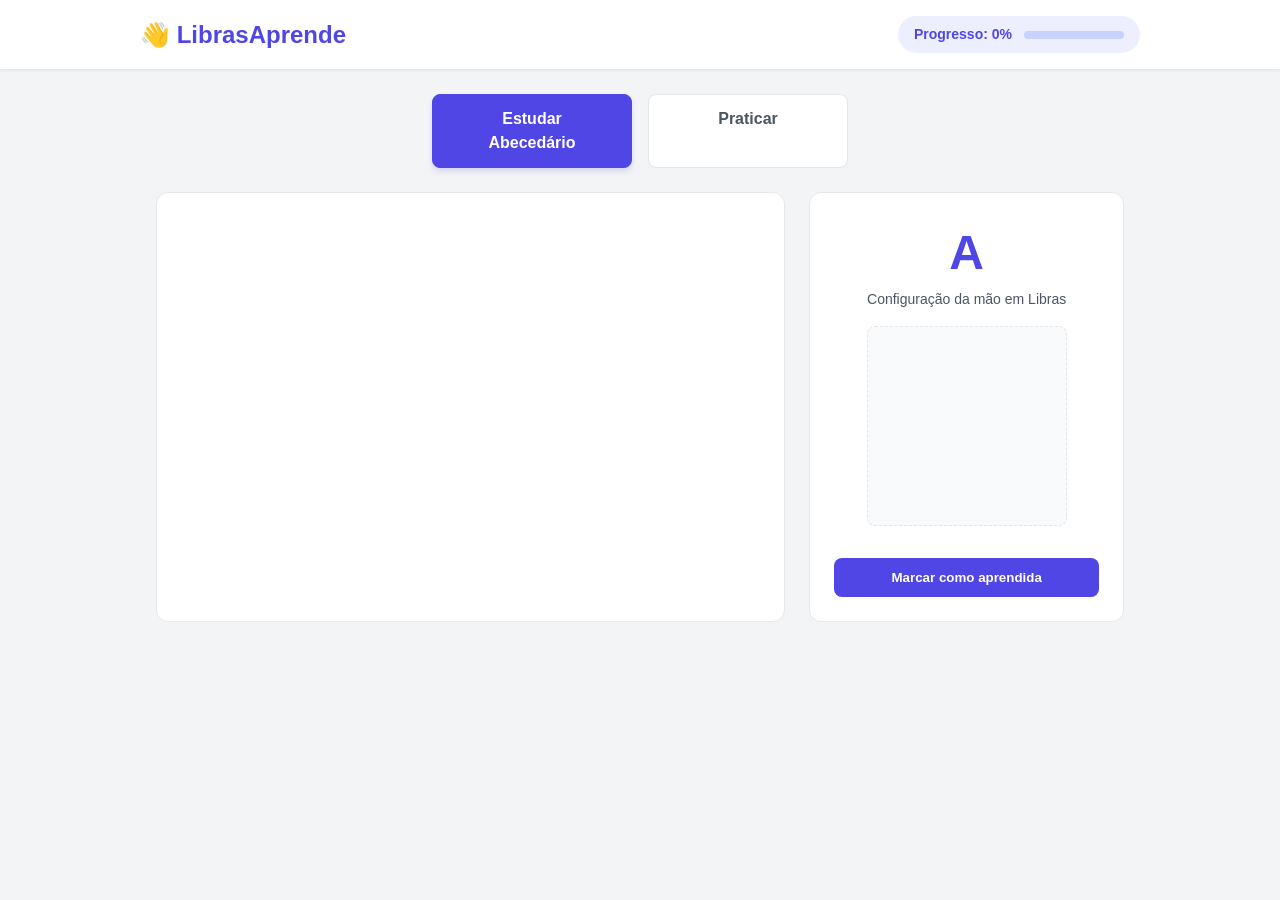
<file: index-fallido.html>
<!DOCTYPE html>
<html lang="pt-BR">
<head>
    <meta charset="UTF-8">
    <meta name="viewport" content="width=device-width, initial-scale=1.0">
    <title>LibrasAprende - Alfabeto Dactilológico</title>
    <style>
        :root {
            --primary: #4f46e5;
            --primary-hover: #4338ca;
            --success: #10b981;
            --background: #f3f4f6;
            --surface: #ffffff;
            --text: #1f2937;
            --text-muted: #4b5563;
            --border: #e5e7eb;
        }

        * {
            box-sizing: border-box;
            margin: 0;
            padding: 0;
            font-family: 'Segoe UI', Tahoma, Geneva, Verdana, sans-serif;
        }

        body {
            background-color: var(--background);
            color: var(--text);
            line-height: 1.5;
            padding-bottom: 40px;
        }

        header {
            background-color: var(--surface);
            border-bottom: 1px solid var(--border);
            padding: 1rem;
            position: sticky;
            top: 0;
            z-index: 10;
            box-shadow: 0 1px 3px rgba(0,0,0,0.05);
        }

        .header-container {
            max-width: 1000px;
            margin: 0 auto;
            display: flex;
            justify-content: space-between;
            align-items: center;
            flex-wrap: wrap;
            gap: 1rem;
        }

        h1 {
            font-size: 1.5rem;
            color: var(--primary);
            display: flex;
            align-items: center;
            gap: 0.5rem;
        }

        .progress-container {
            display: flex;
            align-items: center;
            gap: 0.75rem;
            background: #eeeffe;
            padding: 0.5rem 1rem;
            border-radius: 50px;
            font-size: 0.875rem;
            font-weight: bold;
            color: var(--primary);
        }

        .progress-bar-bg {
            width: 100px;
            height: 8px;
            background: #c7d2fe;
            border-radius: 4px;
            overflow: hidden;
        }

        .progress-bar-fill {
            height: 100%;
            width: 0%;
            background: var(--primary);
            transition: width 0.3s ease;
        }

        .nav-tabs {
            display: flex;
            justify-content: center;
            gap: 1rem;
            margin: 1.5rem auto;
            max-width: 1000px;
            padding: 0 1rem;
        }

        .tab-btn {
            background: var(--surface);
            border: 1px solid var(--border);
            padding: 0.75rem 1.5rem;
            border-radius: 8px;
            cursor: pointer;
            font-weight: 600;
            color: var(--text-muted);
            transition: all 0.2s;
            flex: 1;
            max-width: 200px;
            text-align: center;
        }

        .tab-btn.active {
            background: var(--primary);
            color: white;
            border-color: var(--primary);
            box-shadow: 0 4px 6px -1px rgba(79, 70, 229, 0.2);
        }

        main {
            max-width: 1000px;
            margin: 0 auto;
            padding: 0 1rem;
        }

        .view-panel {
            display: none;
        }

        .view-panel.active {
            display: block;
        }

        /* DICCIONARIO VIEW */
        .dictionary-layout {
            display: grid;
            grid-template-columns: 1fr;
            gap: 1.5rem;
        }

        @media (min-width: 768px) {
            .dictionary-layout {
                grid-template-columns: 2fr 1fr;
            }
        }

        .abc-grid {
            display: grid;
            grid-template-columns: repeat(auto-fill, minmax(70px, 1fr));
            gap: 0.5rem;
            background: var(--surface);
            padding: 1rem;
            border-radius: 12px;
            border: 1px solid var(--border);
            max-height: 500px;
            overflow-y: auto;
        }

        .letter-card {
            background: var(--background);
            border: 2px solid transparent;
            aspect-ratio: 1;
            display: flex;
            flex-direction: column;
            align-items: center;
            justify-content: center;
            border-radius: 8px;
            cursor: pointer;
            font-weight: bold;
            font-size: 1.25rem;
            position: relative;
            transition: all 0.2s;
        }

        .letter-card:hover {
            border-color: var(--primary);
            transform: translateY(-2px);
        }

        .letter-card.selected {
            background: #eeeffe;
            border-color: var(--primary);
            color: var(--primary);
        }

        .letter-card.learned::after {
            content: '✓';
            position: absolute;
            top: 2px;
            right: 5px;
            font-size: 0.75rem;
            color: var(--success);
        }

        .detail-card {
            background: var(--surface);
            border: 1px solid var(--border);
            border-radius: 12px;
            padding: 1.5rem;
            display: flex;
            flex-direction: column;
            align-items: center;
            text-align: center;
            position: sticky;
            top: 90px;
        }

        .hand-container {
            width: 200px;
            height: 200px;
            background: #f9fafb;
            border-radius: 8px;
            margin: 1rem 0;
            display: flex;
            align-items: center;
            justify-content: center;
            border: 1px dashed var(--border);
        }

        .hand-svg {
            width: 140px;
            height: 140px;
            fill: none;
            stroke: #374151;
            stroke-width: 4;
            stroke-linecap: round;
            stroke-linejoin: round;
        }

        .action-btn {
            width: 100%;
            background: var(--primary);
            color: white;
            border: none;
            padding: 0.75rem;
            border-radius: 8px;
            font-weight: 600;
            cursor: pointer;
            margin-top: 1rem;
            transition: background 0.2s;
        }

        .action-btn:hover {
            background: var(--primary-hover);
        }

        .action-btn.learned-btn {
            background: white;
            color: var(--success);
            border: 2px solid var(--success);
        }

        .action-btn.learned-btn:hover {
            background: #ecfdf5;
        }

        /* PRÁCTICA VIEW */
        .quiz-container {
            background: var(--surface);
            border: 1px solid var(--border);
            border-radius: 12px;
            padding: 2rem;
            max-width: 500px;
            margin: 2rem auto;
            text-align: center;
            box-shadow: 0 4px 6px -1px rgba(0,0,0,0.05);
        }

        .quiz-options {
            display: grid;
            grid-template-columns: repeat(2, 1fr);
            gap: 0.75rem;
            margin-top: 1.5rem;
        }

        .option-btn {
            background: white;
            border: 2px solid var(--border);
            padding: 1rem;
            border-radius: 8px;
            font-weight: bold;
            font-size: 1.15rem;
            cursor: pointer;
            transition: all 0.2s;
        }

        .option-btn:hover {
            border-color: var(--primary);
            background: #f9fafb;
        }

        .option-btn.correct {
            background: #d1fae5;
            border-color: var(--success);
            color: #065f46;
        }

        .option-btn.wrong {
            background: #fee2e2;
            border-color: #ef4444;
            color: #991b1b;
        }

        .feedback-message {
            margin-top: 1rem;
            font-weight: 600;
            height: 24px;
        }
    </style>
</head>
<body>

    <header>
        <div class="header-container">
            <h1>👋 LibrasAprende</h1>
            <div class="progress-container">
                <span>Progresso: <span id="progress-text">0%</span></span>
                <div class="progress-bar-bg">
                    <div id="progress-fill" class="progress-bar-fill"></div>
                </div>
            </div>
        </div>
    </header>

    <div class="nav-tabs">
        <div class="tab-btn active" onclick="switchView('study')">Estudar Abecedário</div>
        <div class="tab-btn" onclick="switchView('practice')">Praticar</div>
    </div>

    <main>
        <!-- VISTA DE ESTUDIO -->
        <div id="view-study" class="view-panel active">
            <div class="dictionary-layout">
                <div class="abc-grid" id="abc-grid">
                    <!-- Tarjetas de letras generadas dinámicamente -->
                </div>
                <div class="detail-card">
                    <h2 style="font-size: 3rem; color: var(--primary)" id="detail-letter">A</h2>
                    <p style="color: var(--text-muted); font-size: 0.875rem;">Configuração da mão em Libras</p>
                    <div class="hand-container">
                        <svg class="hand-svg" viewBox="0 0 100 100" id="hand-svg-display">
                            <!-- El diseño SVG adaptivo de la mano se inyectará aquí -->
                        </svg>
                    </div>
                    <button class="action-btn" id="toggle-learned-btn" onclick="toggleLetterLearned()">Marcar como aprendida</button>
                </div>
            </div>
        </div>

        <!-- VISTA DE PRÁCTICA -->
        <div id="view-practice" class="view-panel">
            <div class="quiz-container">
                <h3>Qual é esta letra em Libras?</h3>
                <div class="hand-container" style="margin: 1.5rem auto;">
                    <svg class="hand-svg" viewBox="0 0 100 100" id="quiz-svg-display">
                        <!-- SVG del juego -->
                    </svg>
                </div>
// Base de Datos Estructural y Gráfica del Alfabeto Dactilológico de Libras
// Cada letra posee una representación geométrica vectorial limpia simulando el contorno de los dedos
const librasAlphabet = {
'A': <g><rect x="35" y="45" width="30" height="40" rx="10"/><circle cx="45" cy="55" r="5"/><path d="M 65 50 Q 80 55 75 70"/></g>,
'B': <g><rect x="35" y="35" width="30" height="50" rx="5"/><line x1="42" y1="35" x2="42" y2="85"/><line x1="50" y1="35" x2="50" y2="85"/><line x1="58" y1="35" x2="58" y2="85"/><path d="M 35 65 Q 25 70 35 75"/></g>,
'C': <g><path d="M 65 30 C 25 30 25 80 65 80" stroke-width="6"/></g>,
'D': <g><rect x="42" y="50" width="25" height="35" rx="5"/><line x1="42" y1="20" x2="42" y2="85"/><path d="M 42 60 Q 30 65 42 75"/></g>,
'E': <g><rect x="35" y="45" width="30" height="40" rx="5"/><line x1="35" y1="55" x2="65" y2="55"/><line x1="35" y1="65" x2="65" y2="65"/><line x1="35" y1="75" x2="65" y2="75"/></g>,
'F': <g><rect x="45" y="35" width="25" height="50" rx="5"/><path d="M 45 35 Q 25 40 35 55"/><line x1="35" y1="55" x2="55" y2="55"/></g>,
'G': <g><rect x="35" y="50" width="30" height="35" rx="8"/><line x1="45" y1="25" x2="45" y2="60"/><path d="M 45 35 Q 65 30 55 50"/></g>,
'H': <g><rect x="35" y="45" width="30" height="40" rx="5"/><line x1="42" y1="25" x2="42" y2="85"/><line x1="52" y1="25" x2="52" y2="85"/><path d="M 52 45 Q 70 55 52 65"/></g>,
'I': <g><rect x="35" y="50" width="25" height="35" rx="8"/><line x1="60" y1="30" x2="60" y2="85"/><path d="M 35 65 Q 25 70 35 75"/></g>,
'J': <g><path d="M 60 30 L 60 75 C 60 90 35 90 35 75" stroke-width="5"/><rect x="30" y="50" width="25" height="30" rx="5"/></g>,
'K': <g><rect x="35" y="45" width="30" height="40" rx="5"/><line x1="42" y1="20" x2="42" y2="85"/><line x1="52" y1="25" x2="52" y2="85"/><path d="M 52 40 Q 75 35 52 55"/></g>,
'L': <g><rect x="45" y="45" width="25" height="40" rx="5"/><line x1="45" y1="20" x2="45" y2="85"/><path d="M 45 65 L 20 65" stroke-width="5"/></g>,
'M': <g><rect x="35" y="50" width="35" height="35" rx="5"/><line x1="42" y1="50" x2="42" y2="85"/><line x1="52" y1="50" x2="52" y2="85"/><line x1="62" y1="50" x2="62" y2="85"/></g>,
'N': <g><rect x="35" y="50" width="26" height="35" rx="5"/><line x1="42" y1="50" x2="42" y2="85"/><line x1="52" y1="50" x2="52" y2="85"/></g>,
'O': <g><circle cx="50" cy="55" r="22" stroke-width="5"/></g>,
'P': <g><rect x="35" y="55" width="30" height="30" rx="5"/><line x1="40" y1="35" x2="40" y2="85"/><line x1="50" y1="40" x2="50" y2="85"/><path d="M 50 55 Q 70 60 50 70"/></g>,
'Q': <g><rect x="35" y="35" width="30" height="35" rx="8"/><line x1="45" y1="50" x2="45" y2="85"/><path d="M 45 55 Q 65 70 55 85"/></g>,
'R': <g><rect x="35" y="45" width="30" height="40" rx="5"/><path d="M 42 25 L 54 85 M 52 25 L 40 85" stroke-width="5"/></g>,
'S': <g><rect x="35" y="45" width="30" height="40" rx="10"/><path d="M 30 65 Q 50 50 65 65" stroke-width="5"/></g>,
'T': <g><rect x="45" y="35" width="25" height="50" rx="5"/><path d="M 45 35 Q 25 40 35 55"/><line x1="40" y1="45" x2="40" y2="75"/></g>,
'U': <g><rect x="35" y="50" width="30" height="35" rx="5"/><line x1="42" y1="25" x2="42" y2="85"/><line x1="54" y1="25" x2="54" y2="85"/></g>,
'V': <g><rect x="35" y="50" width="30" height="35" rx="5"/><line x1="40" y1="25" x2="40" y2="85"/><line x1="58" y1="25" x2="58" y2="85"/></g>,
'W': <g><rect x="35" y="50" width="32" height="35" rx="5"/><line x1="40" y1="25" x2="40" y2="85"/><line x1="50" y1="23" x2="50" y2="85"/><line x1="60" y1="25" x2="60" y2="85"/></g>,
'X': <g><rect x="35" y="45" width="30" height="40" rx="5"/><path d="M 45 45 Q 45 20 30 30" stroke-width="5"/></g>,
'Y': <g><rect x="40" y="50" width="20" height="35" rx="5"/><path d="M 20 30 Q 30 55 45 55 Q 60 55 75 30" stroke-width="5"/></g>,
'Z': <g><path d="M 35 35 L 65 35 L 35 75 L 65 75" stroke-width="5" stroke-linecap="round"/></g>
};
let learnedLetters = JSON.parse(localStorage.getItem('libras_learned')) || [];
let currentSelectedLetter = 'A';
let currentQuizLetter = '';
// Inicialización de la Interfaz
function init() {
renderAbcGrid();
selectLetter('A');
updateProgressBar();
generateQuizQuestion();
}
// Cambiar entre Pestañas
function switchView(view) {
document.querySelectorAll('.tab-btn').forEach(btn => btn.classList.remove('active'));
document.querySelectorAll('.view-panel').forEach(panel => panel.classList.remove('active'));
if(view === 'study') {
document.querySelectorAll('.tab-btn')[0].classList.add('active');
document.getElementById('view-study').classList.add('active');
} else {
document.querySelectorAll('.tab-btn')[1].classList.add('active');
document.getElementById('view-practice').classList.add('active');
generateQuizQuestion();
}
}
// Renderizar Cuadrícula de Abecedario
function renderAbcGrid() {
const grid = document.getElementById('abc-grid');
grid.innerHTML = '';
Object.keys(librasAlphabet).forEach(letter => {
const card = document.createElement('div');
card.className = letter-card ${learnedLetters.includes(letter) ? 'learned' : ''} ${letter === currentSelectedLetter ? 'selected' : ''};
card.id = card-${letter};
card.innerText = letter;
card.onclick = () => selectLetter(letter);
grid.appendChild(card);
});
}
// Seleccionar una Letra para ver detalle
function selectLetter(letter) {
currentSelectedLetter = letter;
document.querySelectorAll('.letter-card').forEach(c => c.classList.remove('selected'));
const selectedPar = document.getElementById(card-${letter});
if(selectedPar) selectedPar.classList.add('selected');
document.getElementById('detail-letter').innerText = letter;
document.getElementById('hand-svg-display').innerHTML = librasAlphabet[letter];
const btn = document.getElementById('toggle-learned-btn');
if(learnedLetters.includes(letter)) {
btn.innerText = '✓ Aprendida (Remover)';
btn.className = 'action-btn learned-btn';
} else {
btn.innerText = 'Marcar como aprendida';
btn.className = 'action-btn';
}
}
// Guardar/Eliminar Progreso de la Letra
function toggleLetterLearned() {
if(learnedLetters.includes(currentSelectedLetter)) {
learnedLetters = learnedLetters.filter(l => l !== currentSelectedLetter);
} else {
learnedLetters.push(currentSelectedLetter);
}
localStorage.setItem('libras_learned', JSON.stringify(learnedLetters));
renderAbcGrid();
selectLetter(currentSelectedLetter);
updateProgressBar();
}
// Actualizar barra de progreso superior
function updateProgressBar() {
const total = Object.keys(librasAlphabet).length;
const percentage = Math.round((learnedLetters.length / total) * 100);
document.getElementById('progress-text').innerText = ${percentage}%;
document.getElementById('progress-fill').style.width = ${percentage}%;
}
// MOTOR DEL MODO PRÁCTICA (JUEGO)
function generateQuizQuestion() {
const letters = Object.keys(librasAlphabet);
// Elegir una letra aleatoria para preguntar
currentQuizLetter = letters[Math.floor(Math.random() * letters.length)];
// Inyectar el SVG de la mano misteriosa
document.getElementById('quiz-svg-display').innerHTML = librasAlphabet[currentQuizLetter];
document.getElementById('quiz-feedback').innerText = '';
document.getElementById('next-quiz-btn').style.display = 'none';
// Generar 4 opciones (1 correcta, 3 incorrectas)
let options = [currentQuizLetter];
while(options.length < 4) {
let randomLet = letters[Math.floor(Math.random() * letters.length)];
if(!options.includes(randomLet)) {
options.push(randomLet);
}
}
// Mezclar opciones aleatoriamente
options.sort(() => Math.random() - 0.5);
// Renderizar botones de opción
const optionsContainer = document.getElementById('quiz-options-container');
optionsContainer.innerHTML = '';
options.forEach(opt => {
const btn = document.createElement('button');
btn.className = 'option-btn';
btn.innerText = opt;
btn.onclick = () => checkQuizAnswer(btn, opt);
optionsContainer.appendChild(btn);
});
}
function checkQuizAnswer(selectedBtn, selectedOption) {
// Deshabilitar todas las opciones tras responder
document.querySelectorAll('.option-btn').forEach(b => b.disabled = true);
const feedback = document.getElementById('quiz-feedback');
if(selectedOption === currentQuizLetter) {
selectedBtn.classList.add('correct');
feedback.innerText = '🎉 Excelente! Resposta correta.';
feedback.style.color = 'var(--success)';
// Si acertó y no la tenía marcada como aprendida, incentivar el progreso
if(!learnedLetters.includes(currentQuizLetter)) {
learnedLetters.push(currentQuizLetter);
localStorage.setItem('libras_learned', JSON.stringify(learnedLetters));
updateProgressBar();
renderAbcGrid();
}
} else {
selectedBtn.classList.add('wrong');
feedback.innerText = ❌ Incorreto. Era a letra ${currentQuizLetter}.;
feedback.style.color = '#ef4444';
// Resaltar cuál era la correcta
document.querySelectorAll('.option-btn').forEach(b => {
if(b.innerText === currentQuizLetter) b.classList.add('correct');
});
}
document.getElementById('next-quiz-btn').style.display = 'block';
}
// Inicializar al cargar la página
window.onload = init;
</file>
<file: style.css>
:root {
    --primary: #4f46e5;
    --primary-hover: #4338ca;
    --success: #10b981;
    --background: #f3f4f6;
    --surface: #ffffff;
    --text: #1f2937;
    --text-muted: #4b5563;
    --border: #e5e7eb;
}

* {
    box-sizing: border-box;
    margin: 0;
    padding: 0;
    font-family: 'Segoe UI', Tahoma, Geneva, Verdana, sans-serif;
}

body {
    background-color: var(--background);
    color: var(--text);
    line-height: 1.5;
    padding-bottom: 40px;
}

header {
    background-color: var(--surface);
    border-bottom: 1px solid var(--border);
    padding: 1rem;
    position: sticky;
    top: 0;
    z-index: 10;
    box-shadow: 0 1px 3px rgba(0,0,0,0.05);
}

.header-container {
    max-width: 1000px;
    margin: 0 auto;
    display: flex;
    justify-content: space-between;
    align-items: center;
    flex-wrap: wrap;
    gap: 1rem;
}

h1 {
    font-size: 1.5rem;
    color: var(--primary);
    display: flex;
    align-items: center;
    gap: 0.5rem;
}

.progress-container {
    display: flex;
    align-items: center;
    gap: 0.75rem;
    background: #eeeffe;
    padding: 0.5rem 1rem;
    border-radius: 50px;
    font-size: 0.875rem;
    font-weight: bold;
    color: var(--primary);
}

.progress-bar-bg {
    width: 100px;
    height: 8px;
    background: #c7d2fe;
    border-radius: 4px;
    overflow: hidden;
}

.progress-bar-fill {
    height: 100%;
    width: 0%;
    background: var(--primary);
    transition: width 0.3s ease;
}

.nav-tabs {
    display: flex;
    justify-content: center;
    gap: 1rem;
    margin: 1.5rem auto;
    max-width: 1000px;
    padding: 0 1rem;
}

.tab-btn {
    background: var(--surface);
    border: 1px solid var(--border);
    padding: 0.75rem 1.5rem;
    border-radius: 8px;
    cursor: pointer;
    font-weight: 600;
    color: var(--text-muted);
    transition: all 0.2s;
    flex: 1;
    max-width: 200px;
    text-align: center;
}

.tab-btn.active {
    background: var(--primary);
    color: white;
    border-color: var(--primary);
    box-shadow: 0 4px 6px -1px rgba(79, 70, 229, 0.2);
}

main {
    max-width: 1000px;
    margin: 0 auto;
    padding: 0 1rem;
}

.view-panel {
    display: none;
}

.view-panel.active {
    display: block;
}

.dictionary-layout {
    display: grid;
    grid-template-columns: 1fr;
    gap: 1.5rem;
}

@media (min-width: 768px) {
    .dictionary-layout {
        grid-template-columns: 2fr 1fr;
    }
}

.abc-grid {
    display: grid;
    grid-template-columns: repeat(auto-fill, minmax(70px, 1fr));
    gap: 0.5rem;
    background: var(--surface);
    padding: 1rem;
    border-radius: 12px;
    border: 1px solid var(--border);
    max-height: 500px;
    overflow-y: auto;
}

.letter-card {
    background: var(--background);
    border: 2px solid transparent;
    aspect-ratio: 1;
    display: flex;
    flex-direction: column;
    align-items: center;
    justify-content: center;
    border-radius: 8px;
    cursor: pointer;
    font-weight: bold;
    font-size: 1.25rem;
    position: relative;
    transition: all 0.2s;
}

.letter-card:hover {
    border-color: var(--primary);
    transform: translateY(-2px);
}

.letter-card.selected {
    background: #eeeffe;
    border-color: var(--primary);
    color: var(--primary);
}

.letter-card.learned::after {
    content: '✓';
    position: absolute;
    top: 2px;
    right: 5px;
    font-size: 0.75rem;
    color: var(--success);
}

.detail-card {
    background: var(--surface);
    border: 1px solid var(--border);
    border-radius: 12px;
    padding: 1.5rem;
    display: flex;
    flex-direction: column;
    align-items: center;
    text-align: center;
    position: sticky;
    top: 90px;
}

.hand-container {
    width: 200px;
    height: 200px;
    background: #f9fafb;
    border-radius: 8px;
    margin: 1rem 0;
    display: flex;
    align-items: center;
    justify-content: center;
    border: 1px dashed var(--border);
}

.hand-svg {
    width: 140px;
    height: 140px;
    fill: none;
    stroke: #374151;
    stroke-width: 4;
    stroke-linecap: round;
    stroke-linejoin: round;
}

.action-btn {
    width: 100%;
    background: var(--primary);
    color: white;
    border: none;
    padding: 0.75rem;
    border-radius: 8px;
    font-weight: 600;
    cursor: pointer;
    margin-top: 1rem;
    transition: background 0.2s;
}

.action-btn:hover {
    background: var(--primary-hover);
}

.action-btn.learned-btn {
    background: white;
    color: var(--success);
    border: 2px solid var(--success);
}

.action-btn.learned-btn:hover {
    background: #ecfdf5;
}

.quiz-container {
    background: var(--surface);
    border: 1px solid var(--border);
    border-radius: 12px;
    padding: 2rem;
    max-width: 500px;
    margin: 2rem auto;
    text-align: center;
    box-shadow: 0 4px 6px -1px rgba(0,0,0,0.05);
}

.quiz-options {
    display: grid;
    grid-template-columns: repeat(2, 1fr);
    gap: 0.75rem;
    margin-top: 1.5rem;
}

.option-btn {
    background: white;
    border: 2px solid var(--border);
    padding: 1rem;
    border-radius: 8px;
    font-weight: bold;
    font-size: 1.15rem;
    cursor: pointer;
    transition: all 0.2s;
}

.option-btn:hover {
    border-color: var(--primary);
    background: #f9fafb;
}

.option-btn.correct {
    background: #d1fae5;
    border-color: var(--success);
    color: #065f46;
}

.option-btn.wrong {
    background: #fee2e2;
    border-color: #ef4444;
    color: #991b1b;
}

.feedback-message {
    margin-top: 1rem;
    font-weight: 600;
    height: 24px;
}
</file>
